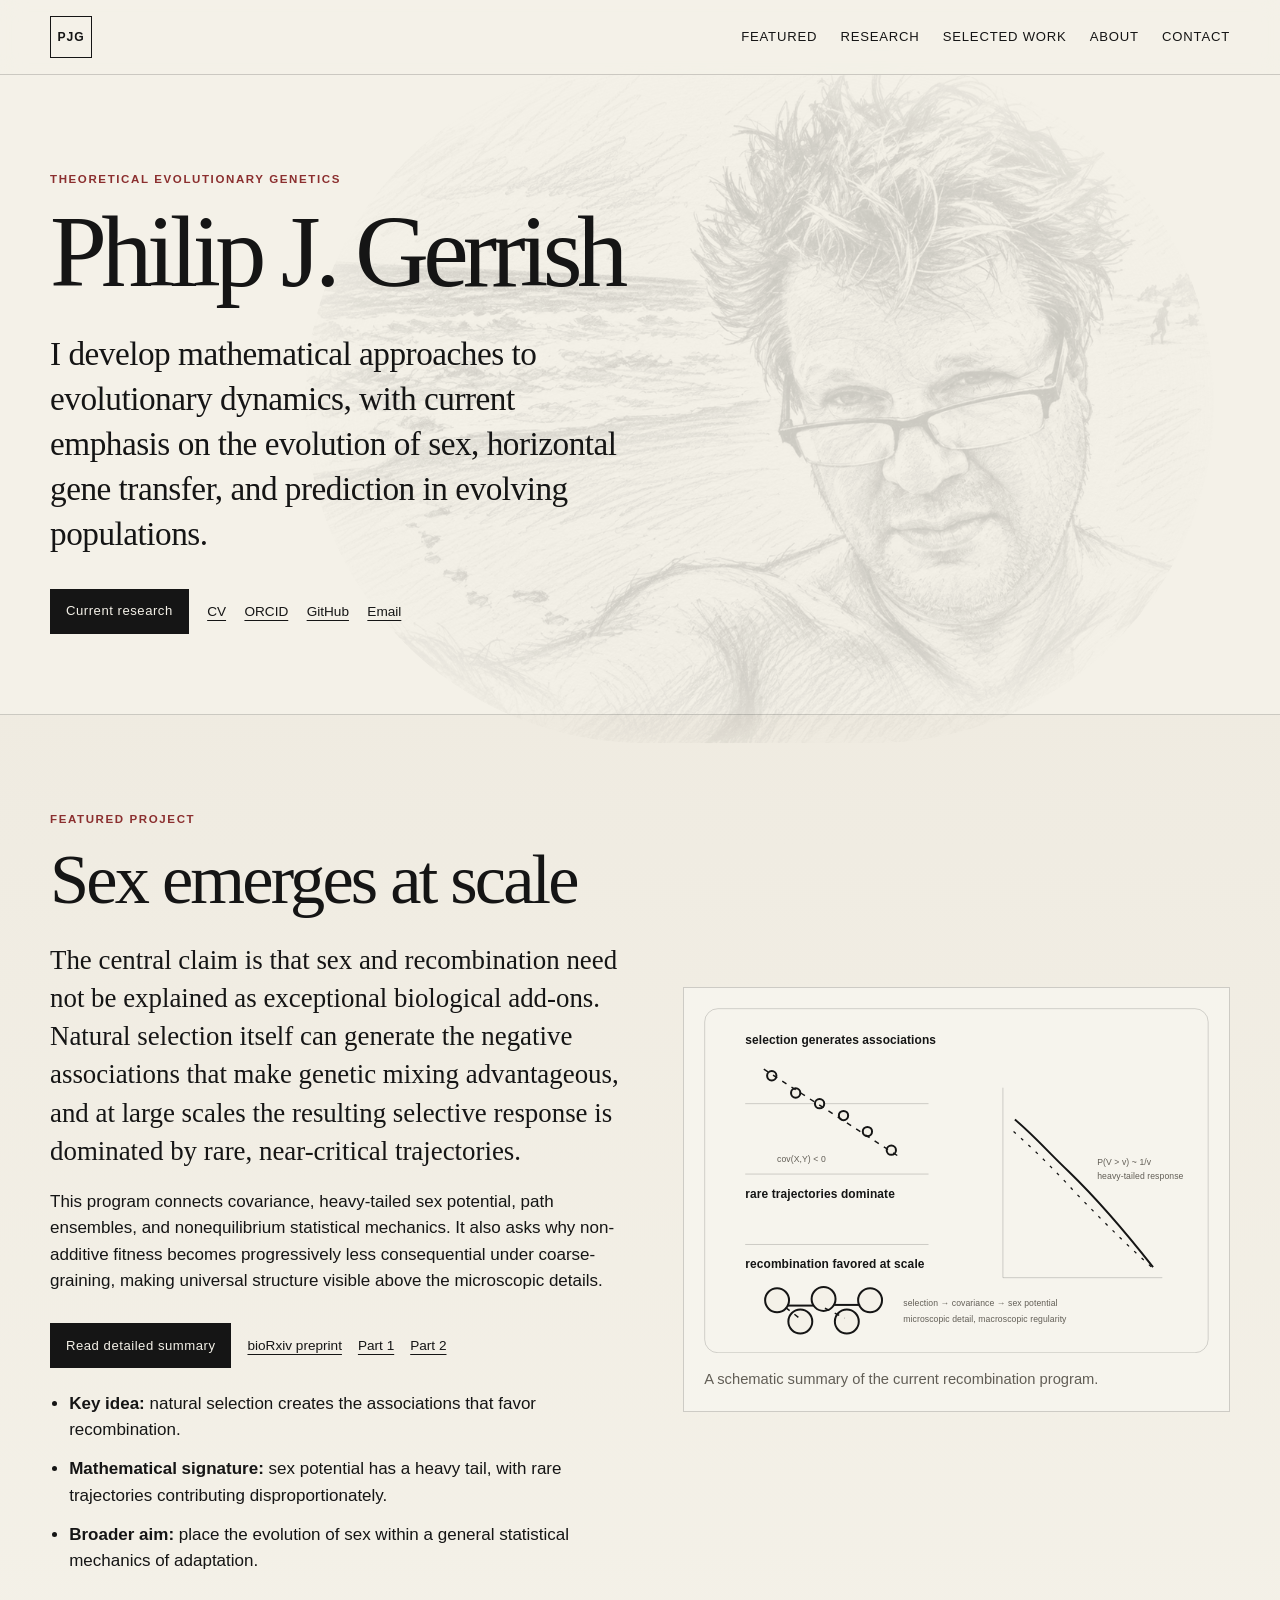
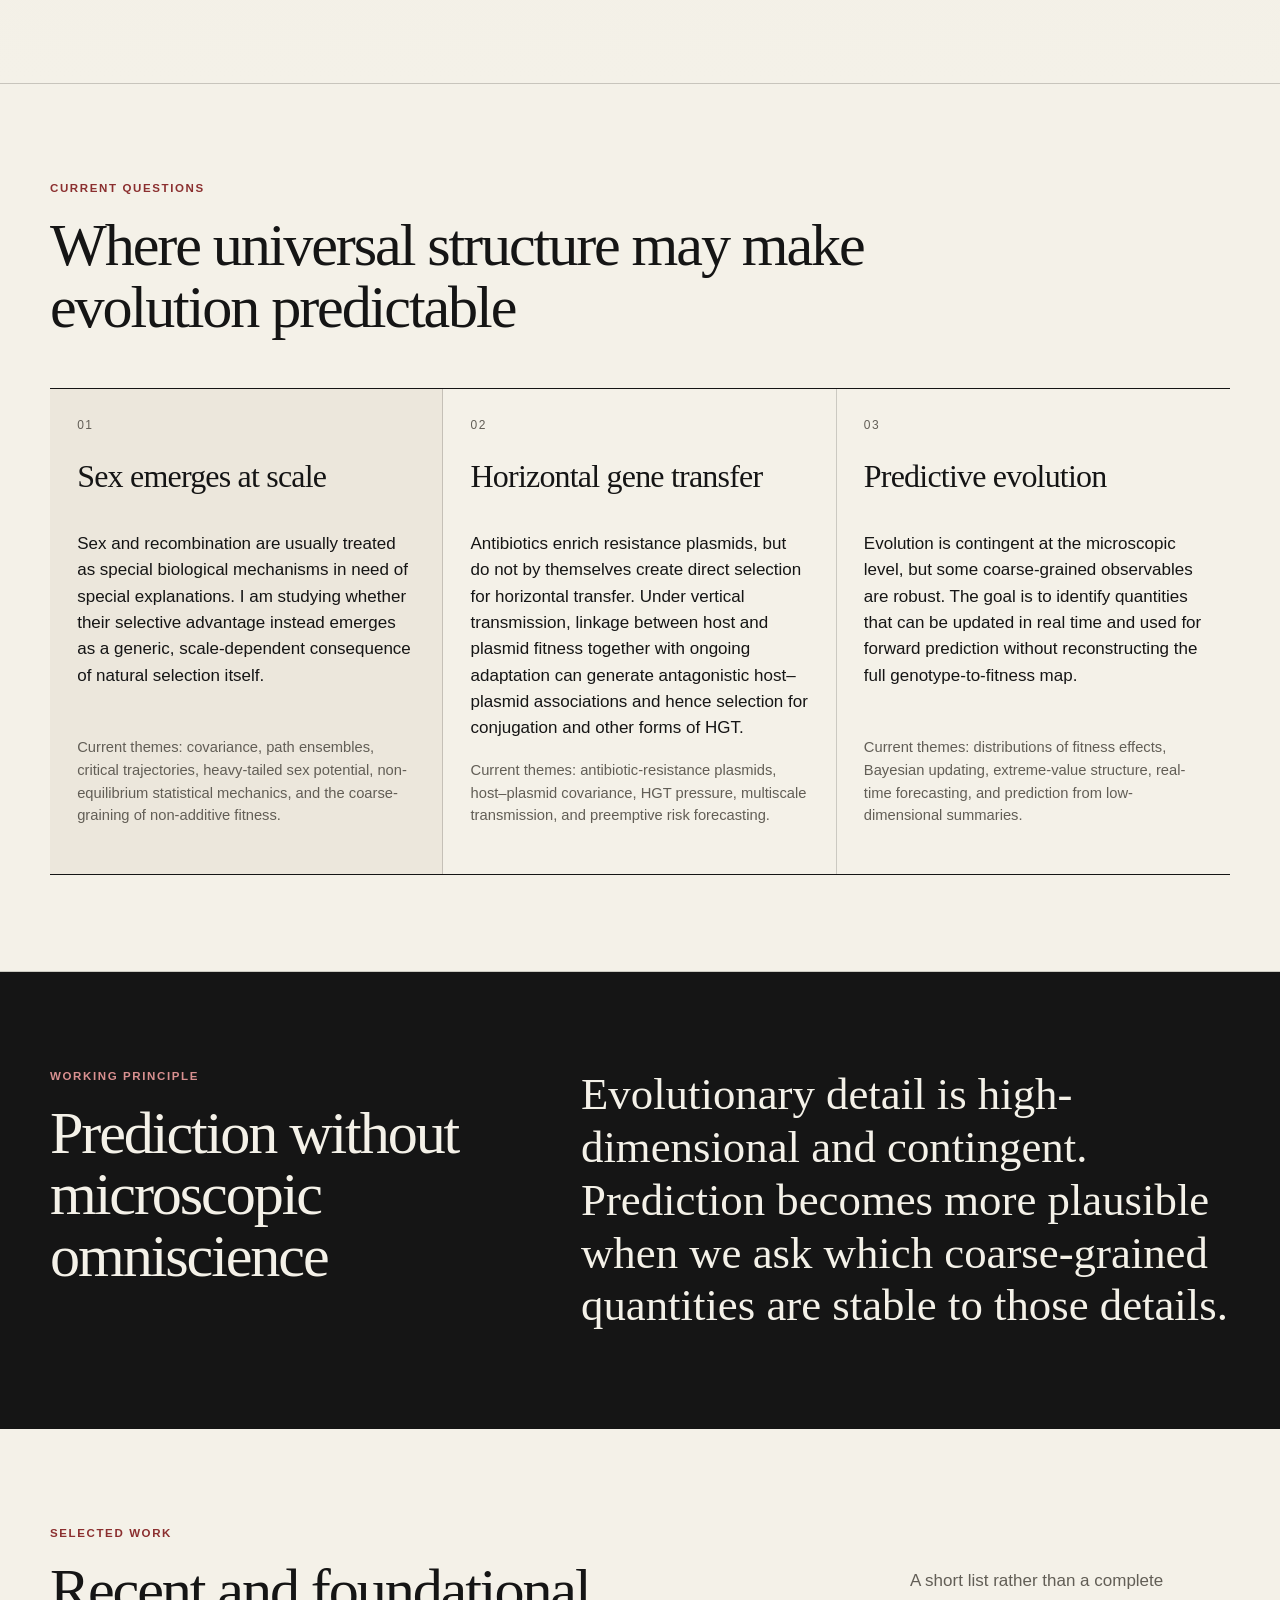
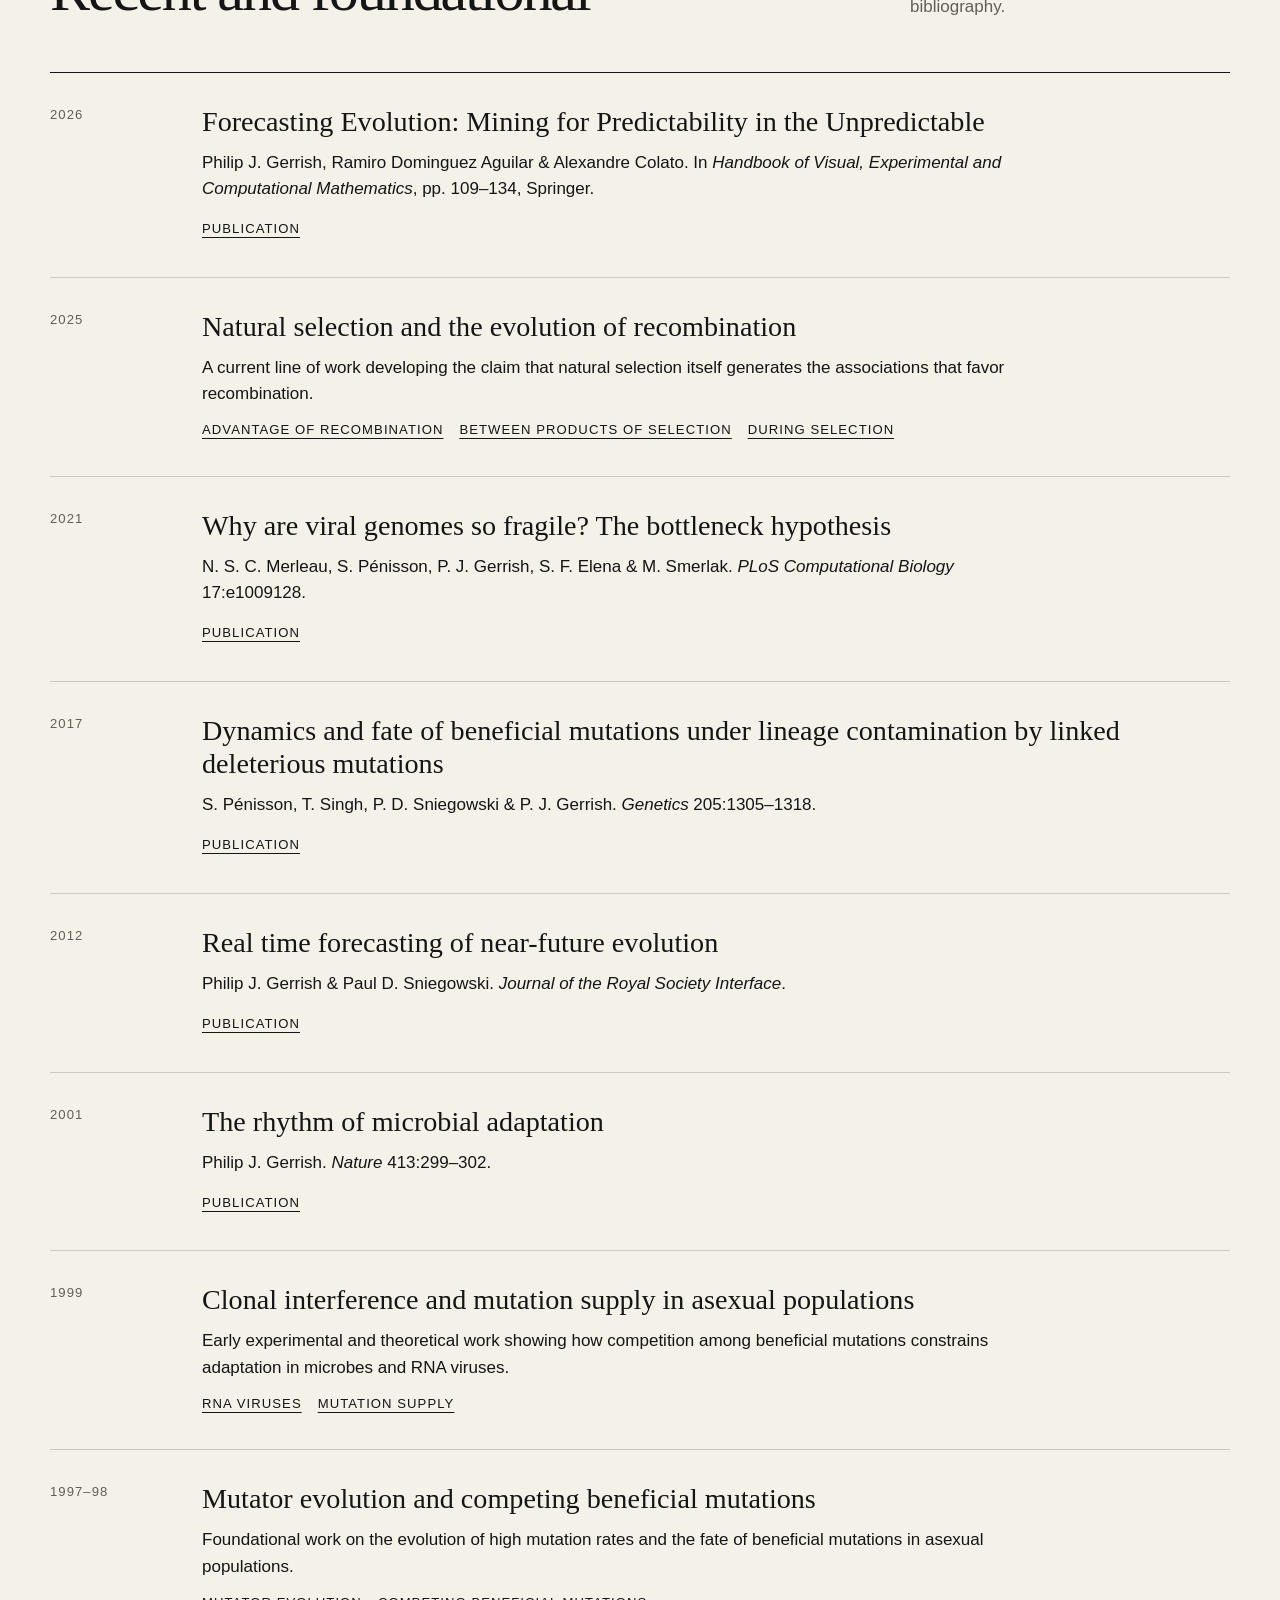
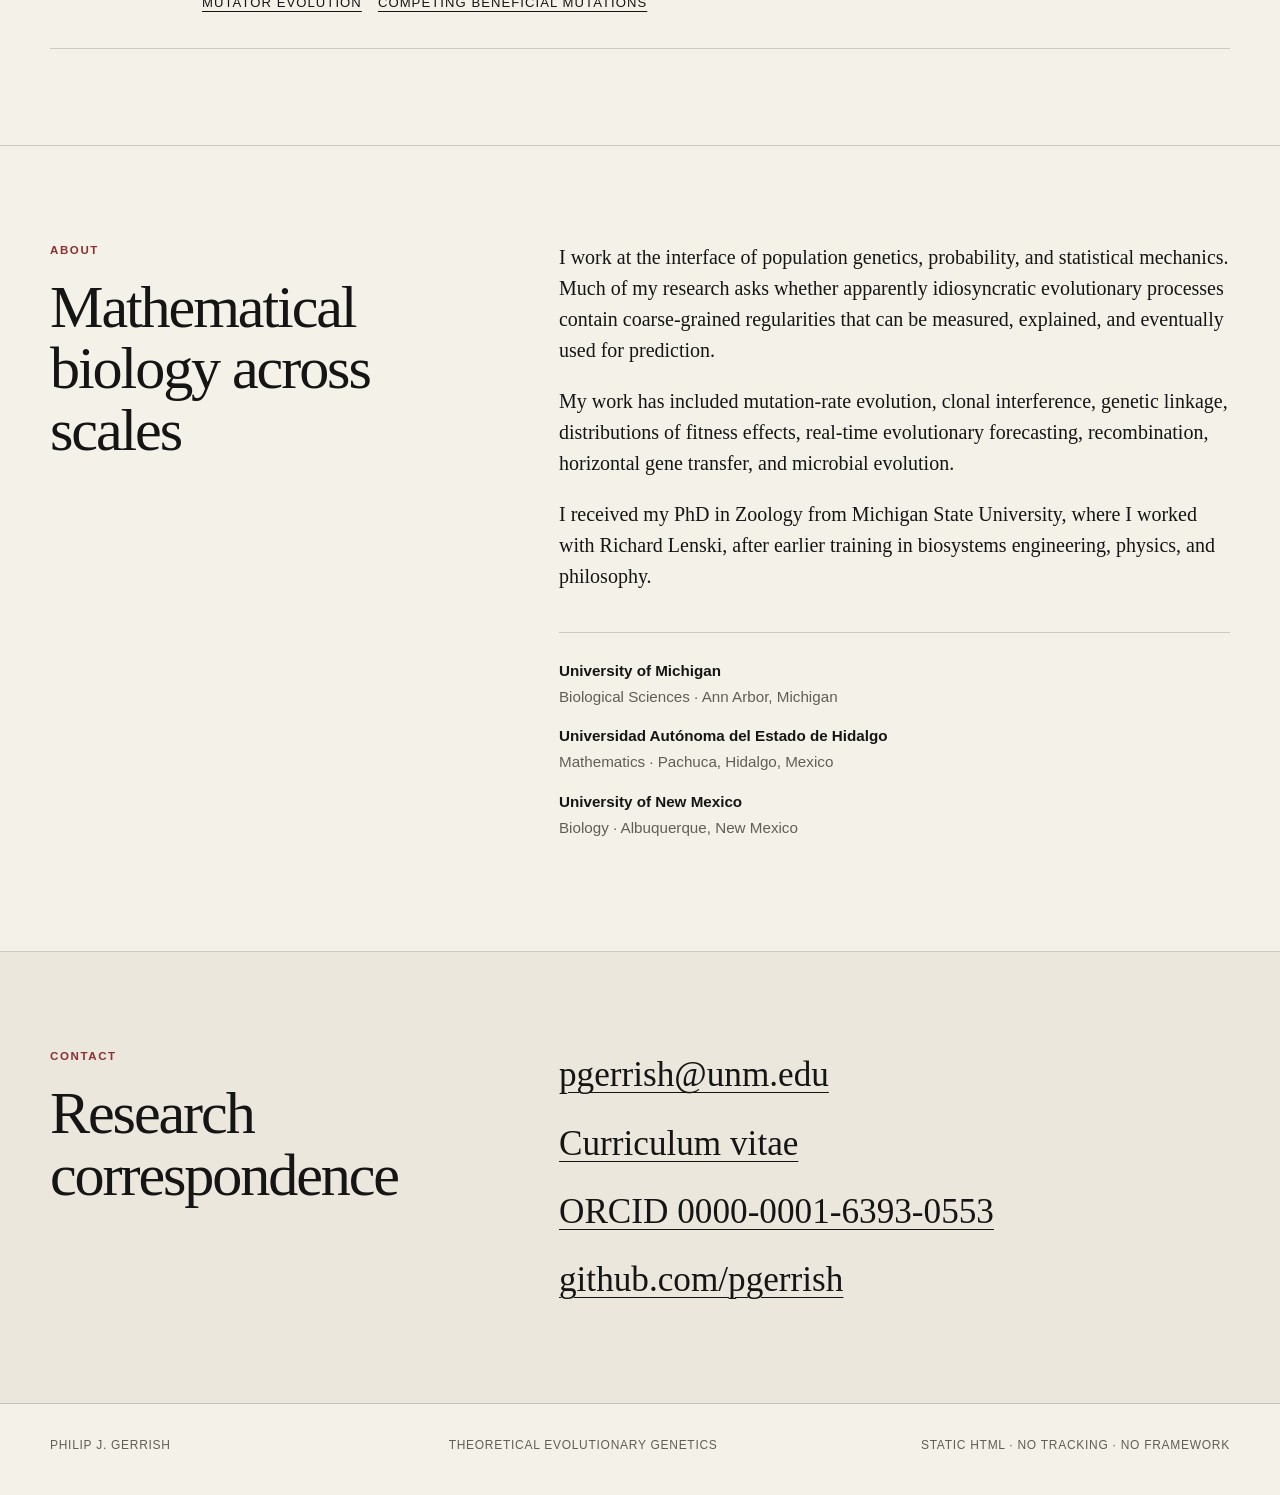
<file: index.html>
<!doctype html>
<html lang="en">
<head>
  <meta charset="utf-8">
  <meta name="viewport" content="width=device-width, initial-scale=1">
  <meta name="description" content="Philip J. Gerrish — theoretical evolutionary genetics, evolution of sex, horizontal gene transfer, and predictive evolution.">
  <meta name="author" content="Philip J. Gerrish">
  <title>Philip J. Gerrish — Theoretical Evolutionary Genetics</title>
  <link rel="icon" href="assets/favicon.svg" type="image/svg+xml">
  <link rel="stylesheet" href="style.css">
</head>
<body>
  <a class="skip-link" href="#main">Skip to content</a>

  <header class="site-header">
    <div class="wrap nav-wrap">
      <a class="wordmark" href="#top" aria-label="Philip J. Gerrish home">PJG</a>
      <nav aria-label="Primary navigation">
        <a href="#featured-project">Featured</a>
        <a href="#research">Research</a>
        <a href="#work">Selected work</a>
        <a href="#about">About</a>
        <a href="#contact">Contact</a>
      </nav>
    </div>
  </header>

  <main id="main">
    <section class="hero" id="top">
      <div class="wrap hero-grid">
        <div class="hero-copy">
          <p class="eyebrow">Theoretical evolutionary genetics</p>
          <h1>Philip J. Gerrish</h1>
          <p class="lede">I develop mathematical approaches to evolutionary dynamics, with current emphasis on the evolution of sex, horizontal gene transfer, and prediction in evolving populations.</p>
          <div class="hero-links" aria-label="Primary links">
            <a class="button" href="#research">Current research</a>
            <a class="text-link" href="cv.html">CV</a>
            <a class="text-link" href="https://orcid.org/0000-0001-6393-0553" rel="me">ORCID</a>
            <a class="text-link" href="https://github.com/pgerrish" rel="me">GitHub</a>
            <a class="text-link" href="mailto:pgerrish@unm.edu">Email</a>
          </div>
        </div>

        <div class="hero-sketch" aria-hidden="true"></div>

      </div>
    </section>



    <section class="section feature-section" id="featured-project">
      <div class="wrap feature-grid">
        <div class="feature-copy">
          <p class="eyebrow">Featured project</p>
          <h2>Sex emerges at scale</h2>
          <p class="feature-lede">The central claim is that sex and recombination need not be explained as exceptional biological add-ons. Natural selection itself can generate the negative associations that make genetic mixing advantageous, and at large scales the resulting selective response is dominated by rare, near-critical trajectories.</p>
          <p>This program connects covariance, heavy-tailed sex potential, path ensembles, and nonequilibrium statistical mechanics. It also asks why non-additive fitness becomes progressively less consequential under coarse-graining, making universal structure visible above the microscopic details.</p>
          <div class="feature-links">
            <a class="button" href="sex-emerges-at-scale.html">Read detailed summary</a>
            <a class="text-link" href="https://doi.org/10.1101/2020.08.28.271486">bioRxiv preprint</a>
            <a class="text-link" href="https://doi.org/10.1101/2021.06.07.447320">Part 1</a>
            <a class="text-link" href="https://doi.org/10.1101/2021.06.07.447324">Part 2</a>
          </div>
          <ul class="feature-points">
            <li><strong>Key idea:</strong> natural selection creates the associations that favor recombination.</li>
            <li><strong>Mathematical signature:</strong> sex potential has a heavy tail, with rare trajectories contributing disproportionately.</li>
            <li><strong>Broader aim:</strong> place the evolution of sex within a general statistical mechanics of adaptation.</li>
          </ul>
        </div>

        <figure class="feature-figure">
          <svg viewBox="0 0 760 520" role="img" aria-labelledby="sexScaleTitle sexScaleDesc">
            <title id="sexScaleTitle">Sex emerges at scale</title>
            <desc id="sexScaleDesc">A minimalist diagram showing selection generating negative covariance, rare trajectories creating a heavy tail, and recombination becoming favored at scale.</desc>
            <rect x="1" y="1" width="758" height="518" rx="20" ry="20" class="frame"/>
            <g class="feature-axis">
              <line x1="62" y1="144" x2="338" y2="144"/>
              <line x1="62" y1="250" x2="338" y2="250"/>
              <line x1="62" y1="356" x2="338" y2="356"/>
              <line x1="450" y1="120" x2="450" y2="406"/>
              <line x1="450" y1="406" x2="690" y2="406"/>
            </g>
            <g class="feature-panel">
              <text x="62" y="54">selection generates associations</text>
              <circle cx="102" cy="102" r="7"/>
              <circle cx="138" cy="128" r="7"/>
              <circle cx="174" cy="144" r="7"/>
              <circle cx="210" cy="162" r="7"/>
              <circle cx="246" cy="186" r="7"/>
              <circle cx="282" cy="214" r="7"/>
              <path d="M90 92 L294 224" class="dash"/>
              <text x="110" y="232" class="small">cov(X,Y) &lt; 0</text>
            </g>
            <g class="feature-panel">
              <text x="62" y="286">rare trajectories dominate</text>
              <path d="M468 168 C497 192, 522 221, 549 246 C579 275, 617 315, 676 390"/>
              <path d="M466 186 C499 215, 530 246, 560 279 C596 316, 628 349, 676 392" class="light"/>
              <text x="592" y="236" class="small">P(V &gt; v) ~ 1/v</text>
              <text x="592" y="257" class="small">heavy-tailed response</text>
            </g>
            <g class="feature-panel">
              <text x="62" y="392">recombination favored at scale</text>
              <circle cx="110" cy="440" r="18"/>
              <circle cx="180" cy="438" r="18"/>
              <circle cx="250" cy="440" r="18"/>
              <circle cx="145" cy="472" r="18"/>
              <circle cx="215" cy="472" r="18"/>
              <line x1="125" y1="448" x2="165" y2="448"/>
              <line x1="196" y1="447" x2="235" y2="447"/>
              <line x1="123" y1="451" x2="145" y2="468" class="dash"/>
              <line x1="182" y1="452" x2="212" y2="467" class="dash"/>
              <text x="300" y="448" class="small">selection → covariance → sex potential</text>
              <text x="300" y="472" class="small">microscopic detail, macroscopic regularity</text>
            </g>
          </svg>
          <figcaption>A schematic summary of the current recombination program.</figcaption>
        </figure>
      </div>
    </section>

    <section class="section research-section" id="research">
      <div class="wrap">
        <div class="section-heading">
          <p class="eyebrow">Current questions</p>
          <h2>Where universal structure may make evolution predictable</h2>
        </div>

        <div class="research-grid">
          <article class="research-card featured">
            <span class="card-index">01</span>
            <h3>Sex emerges at scale</h3>
            <p>Sex and recombination are usually treated as special biological mechanisms in need of special explanations. I am studying whether their selective advantage instead emerges as a generic, scale-dependent consequence of natural selection itself.</p>
            <p class="card-note">Current themes: covariance, path ensembles, critical trajectories, heavy-tailed sex potential, non-equilibrium statistical mechanics, and the coarse-graining of non-additive fitness.</p>
          </article>

          <article class="research-card">
            <span class="card-index">02</span>
            <h3>Horizontal gene transfer</h3>
            <p>Antibiotics enrich resistance plasmids, but do not by themselves create direct selection for horizontal transfer. Under vertical transmission, linkage between host and plasmid fitness together with ongoing adaptation can generate antagonistic host–plasmid associations and hence selection for conjugation and other forms of HGT.</p>
            <p class="card-note">Current themes: antibiotic-resistance plasmids, host–plasmid covariance, HGT pressure, multiscale transmission, and preemptive risk forecasting.</p>
          </article>

          <article class="research-card">
            <span class="card-index">03</span>
            <h3>Predictive evolution</h3>
            <p>Evolution is contingent at the microscopic level, but some coarse-grained observables are robust. The goal is to identify quantities that can be updated in real time and used for forward prediction without reconstructing the full genotype-to-fitness map.</p>
            <p class="card-note">Current themes: distributions of fitness effects, Bayesian updating, extreme-value structure, real-time forecasting, and prediction from low-dimensional summaries.</p>
          </article>
        </div>
      </div>
    </section>

    <section class="section principle-section">
      <div class="wrap principle-grid">
        <div>
          <p class="eyebrow">Working principle</p>
          <h2>Prediction without microscopic omniscience</h2>
        </div>
        <blockquote>
          Evolutionary detail is high-dimensional and contingent. Prediction becomes more plausible when we ask which coarse-grained quantities are stable to those details.
        </blockquote>
      </div>
    </section>

    <section class="section work-section" id="work">
      <div class="wrap">
        <div class="section-heading split-heading">
          <div>
            <p class="eyebrow">Selected work</p>
            <h2>Recent and foundational</h2>
          </div>
          <p class="heading-note">A short list rather than a complete bibliography.</p>
        </div>

        <div class="pub-list">
          <article class="pub-item">
            <div class="pub-year">2026</div>
            <div>
              <h3>Forecasting Evolution: Mining for Predictability in the Unpredictable</h3>
              <p>Philip J. Gerrish, Ramiro Dominguez Aguilar &amp; Alexandre Colato. In <em>Handbook of Visual, Experimental and Computational Mathematics</em>, pp. 109–134, Springer.</p>
              <a href="https://doi.org/10.1007/978-3-032-16368-4_12">publication</a>
            </div>
          </article>

          <article class="pub-item">
            <div class="pub-year">2025</div>
            <div>
              <h3>Natural selection and the evolution of recombination</h3>
              <p>A current line of work developing the claim that natural selection itself generates the associations that favor recombination.</p>
              <div class="inline-links">
                <a href="https://doi.org/10.1101/2020.08.28.271486">advantage of recombination</a>
                <a href="https://doi.org/10.1101/2021.06.07.447320">between products of selection</a>
                <a href="https://doi.org/10.1101/2021.06.07.447324">during selection</a>
              </div>
            </div>
          </article>

          <article class="pub-item">
            <div class="pub-year">2021</div>
            <div>
              <h3>Why are viral genomes so fragile? The bottleneck hypothesis</h3>
              <p>N. S. C. Merleau, S. Pénisson, P. J. Gerrish, S. F. Elena &amp; M. Smerlak. <em>PLoS Computational Biology</em> 17:e1009128.</p>
              <a href="https://doi.org/10.1371/journal.pcbi.1009128">publication</a>
            </div>
          </article>

          <article class="pub-item">
            <div class="pub-year">2017</div>
            <div>
              <h3>Dynamics and fate of beneficial mutations under lineage contamination by linked deleterious mutations</h3>
              <p>S. Pénisson, T. Singh, P. D. Sniegowski &amp; P. J. Gerrish. <em>Genetics</em> 205:1305–1318.</p>
              <a href="https://academic.oup.com/genetics/article/205/3/1305/6066406">publication</a>
            </div>
          </article>

          <article class="pub-item">
            <div class="pub-year">2012</div>
            <div>
              <h3>Real time forecasting of near-future evolution</h3>
              <p>Philip J. Gerrish &amp; Paul D. Sniegowski. <em>Journal of the Royal Society Interface</em>.</p>
              <a href="https://doi.org/10.1098/rsif.2012.0119">publication</a>
            </div>
          </article>

          <article class="pub-item">
            <div class="pub-year">2001</div>
            <div>
              <h3>The rhythm of microbial adaptation</h3>
              <p>Philip J. Gerrish. <em>Nature</em> 413:299–302.</p>
              <a href="https://doi.org/10.1038/35095102">publication</a>
            </div>
          </article>

          <article class="pub-item">
            <div class="pub-year">1999</div>
            <div>
              <h3>Clonal interference and mutation supply in asexual populations</h3>
              <p>Early experimental and theoretical work showing how competition among beneficial mutations constrains adaptation in microbes and RNA viruses.</p>
              <div class="inline-links">
                <a href="https://doi.org/10.1126/science.285.5434.1745">RNA viruses</a>
                <a href="https://doi.org/10.1126/science.283.5400.404">mutation supply</a>
              </div>
            </div>
          </article>

          <article class="pub-item">
            <div class="pub-year">1997–98</div>
            <div>
              <h3>Mutator evolution and competing beneficial mutations</h3>
              <p>Foundational work on the evolution of high mutation rates and the fate of beneficial mutations in asexual populations.</p>
              <div class="inline-links">
                <a href="https://doi.org/10.1038/42701">mutator evolution</a>
                <a href="https://doi.org/10.1023/A:1017031208461">competing beneficial mutations</a>
              </div>
            </div>
          </article>
        </div>
      </div>
    </section>

    <section class="section about-section" id="about">
      <div class="wrap about-grid">
        <div>
          <p class="eyebrow">About</p>
          <h2>Mathematical biology across scales</h2>
        </div>
        <div class="about-copy">
          <p>I work at the interface of population genetics, probability, and statistical mechanics. Much of my research asks whether apparently idiosyncratic evolutionary processes contain coarse-grained regularities that can be measured, explained, and eventually used for prediction.</p>
          <p>My work has included mutation-rate evolution, clonal interference, genetic linkage, distributions of fitness effects, real-time evolutionary forecasting, recombination, horizontal gene transfer, and microbial evolution.</p>
          <p>I received my PhD in Zoology from Michigan State University, where I worked with Richard Lenski, after earlier training in biosystems engineering, physics, and philosophy.</p>
          <dl class="affiliations">
            <div>
              <dt>University of Michigan</dt>
              <dd>Biological Sciences · Ann Arbor, Michigan</dd>
            </div>
            <div>
              <dt>Universidad Autónoma del Estado de Hidalgo</dt>
              <dd>Mathematics · Pachuca, Hidalgo, Mexico</dd>
            </div>
            <div>
              <dt>University of New Mexico</dt>
              <dd>Biology · Albuquerque, New Mexico</dd>
            </div>
          </dl>
        </div>
      </div>
    </section>

    <section class="section contact-section" id="contact">
      <div class="wrap contact-grid">
        <div>
          <p class="eyebrow">Contact</p>
          <h2>Research correspondence</h2>
        </div>
        <div class="contact-links">
          <a href="mailto:pgerrish@unm.edu">pgerrish@unm.edu</a>
          <a href="cv.html">Curriculum vitae</a>
          <a href="https://orcid.org/0000-0001-6393-0553">ORCID 0000-0001-6393-0553</a>
          <a href="https://github.com/pgerrish">github.com/pgerrish</a>
        </div>
      </div>
    </section>
  </main>

  <footer class="site-footer">
    <div class="wrap footer-grid">
      <p>Philip J. Gerrish</p>
      <p>Theoretical evolutionary genetics</p>
      <p class="footer-meta">Static HTML · no tracking · no framework</p>
    </div>
  </footer>
</body>
</html>
</file>
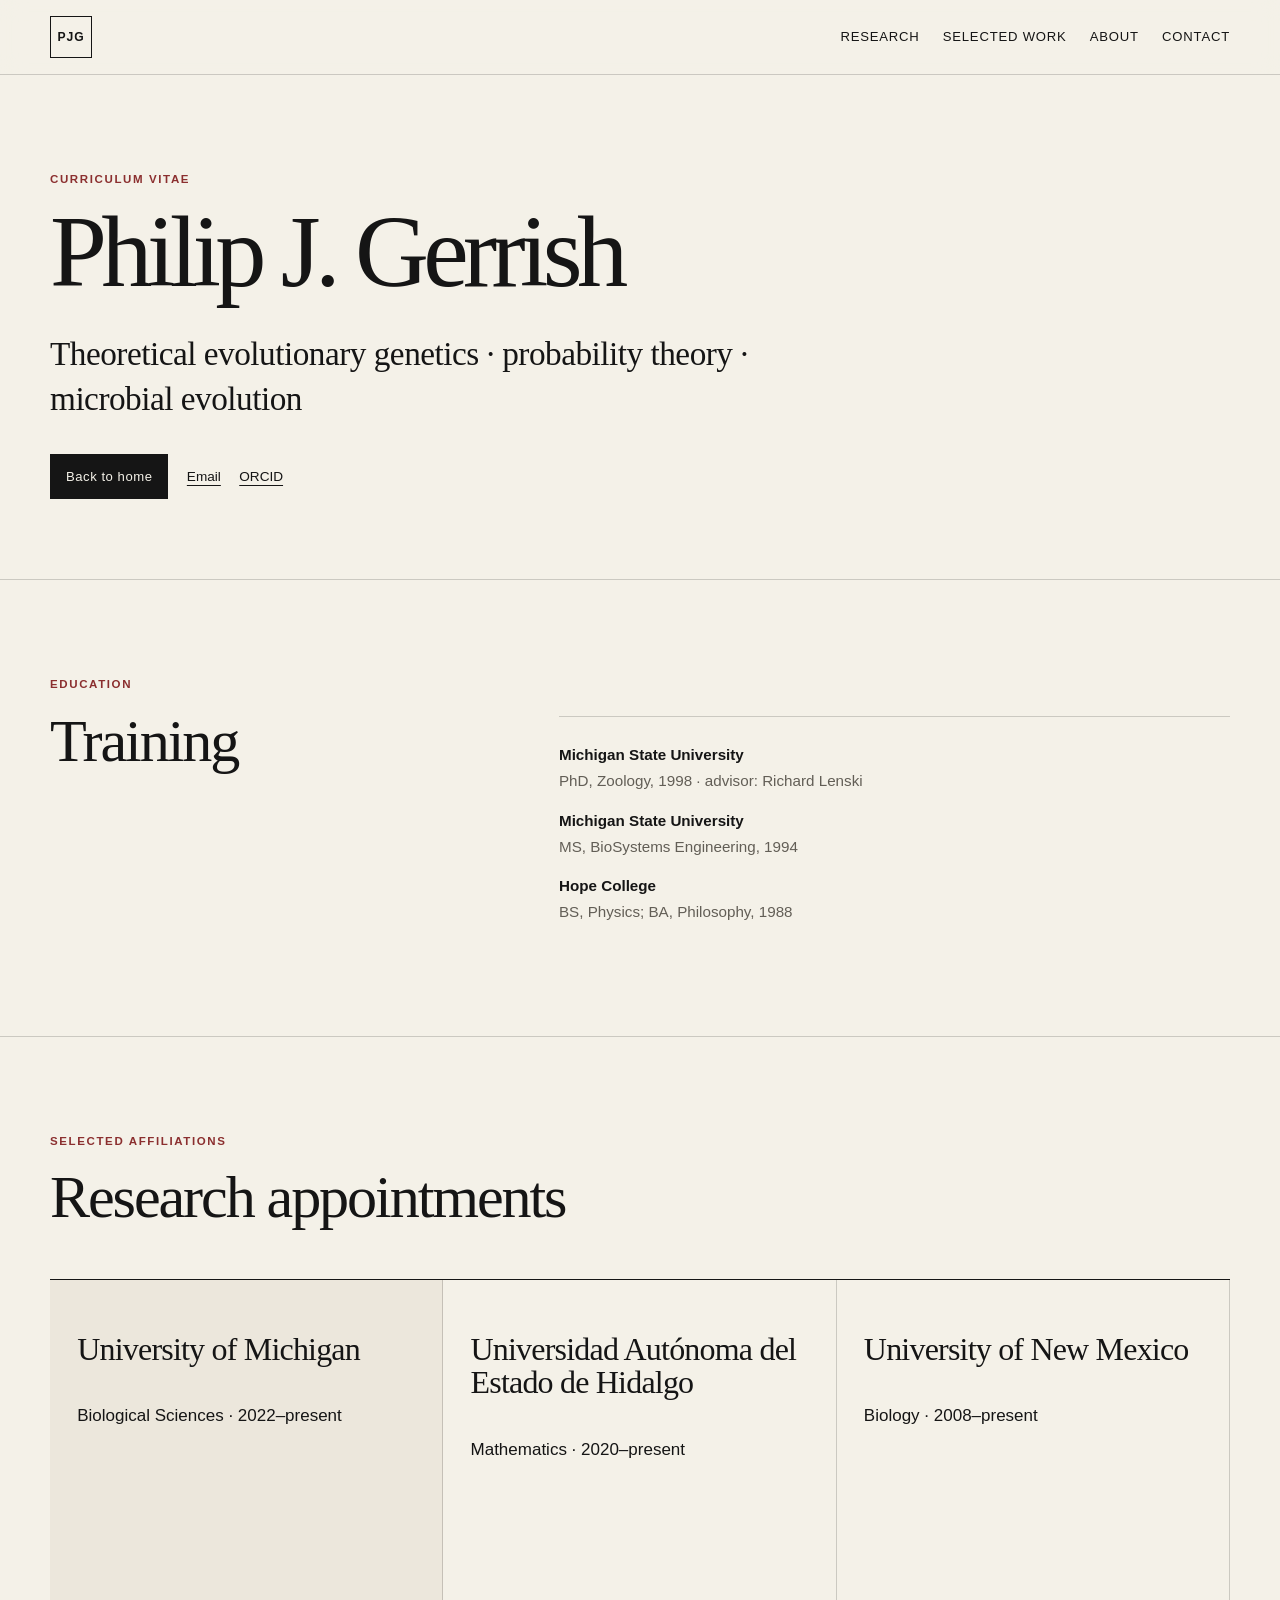
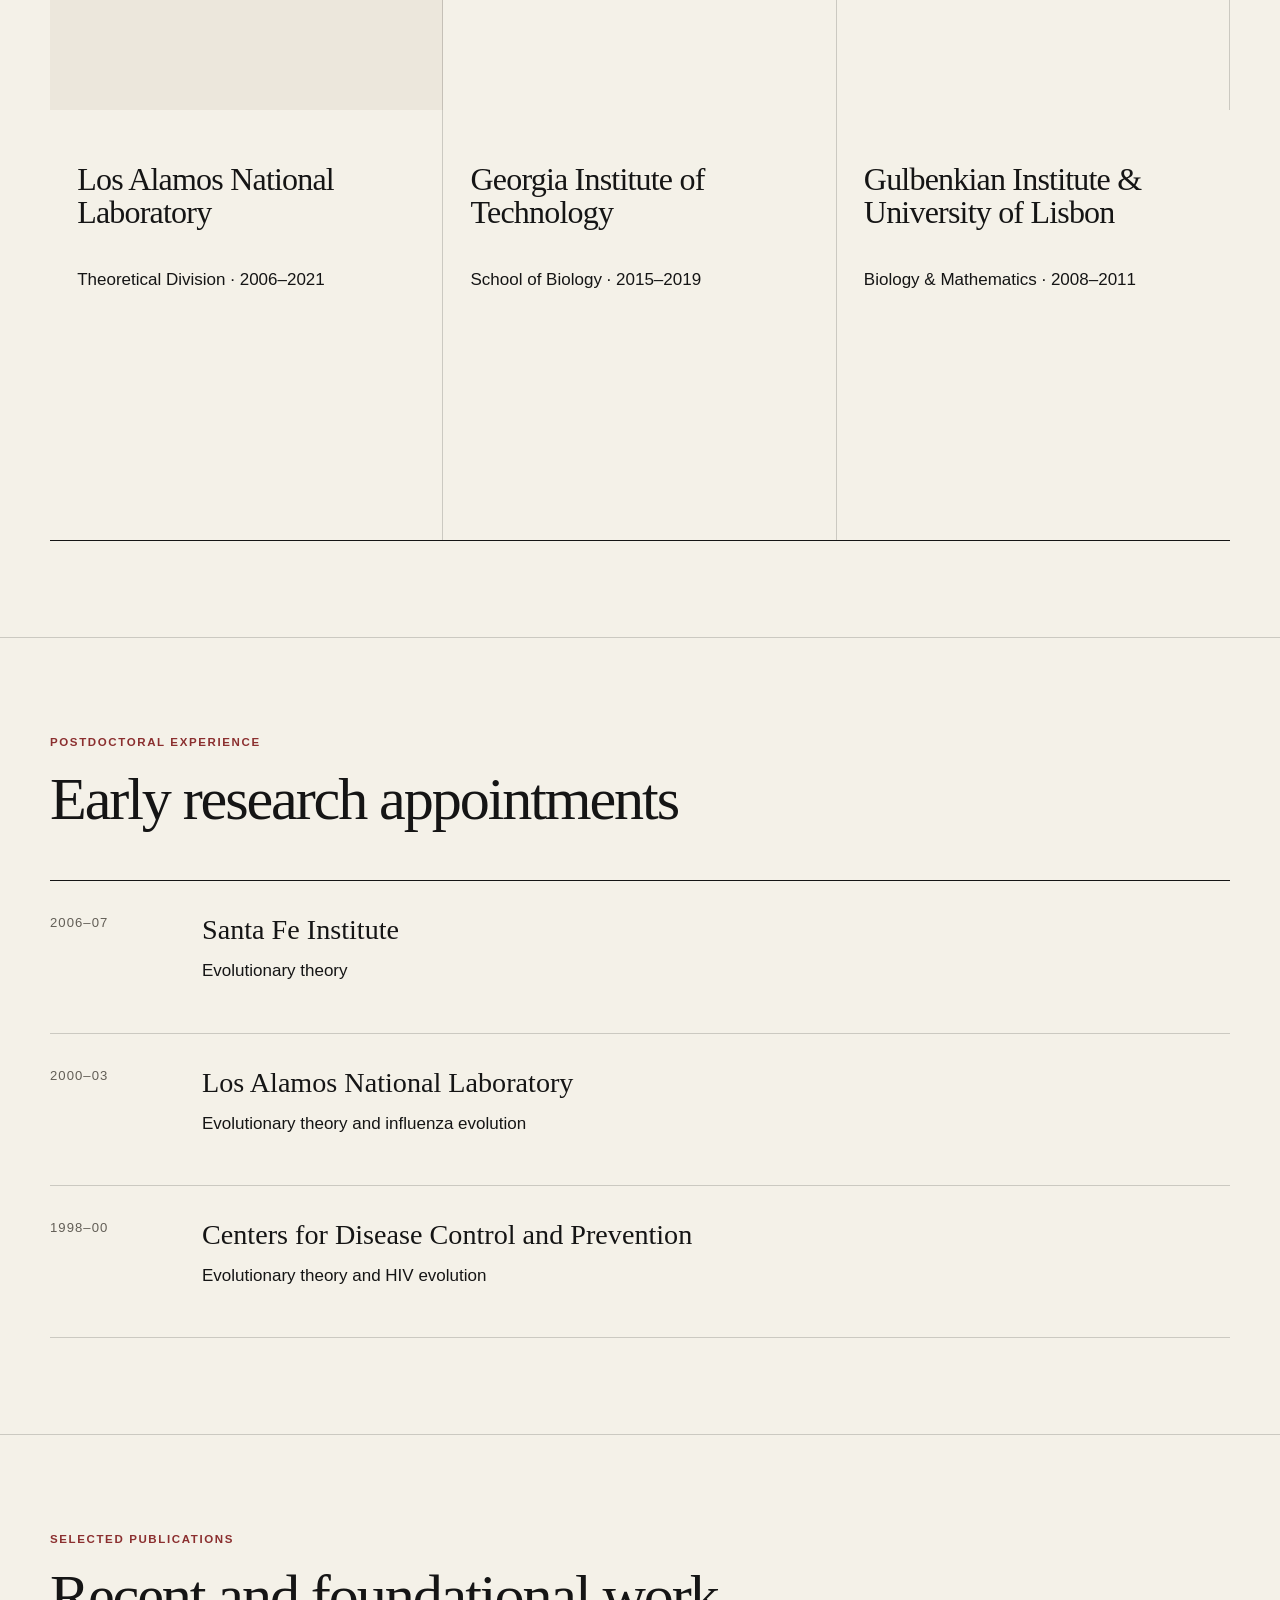
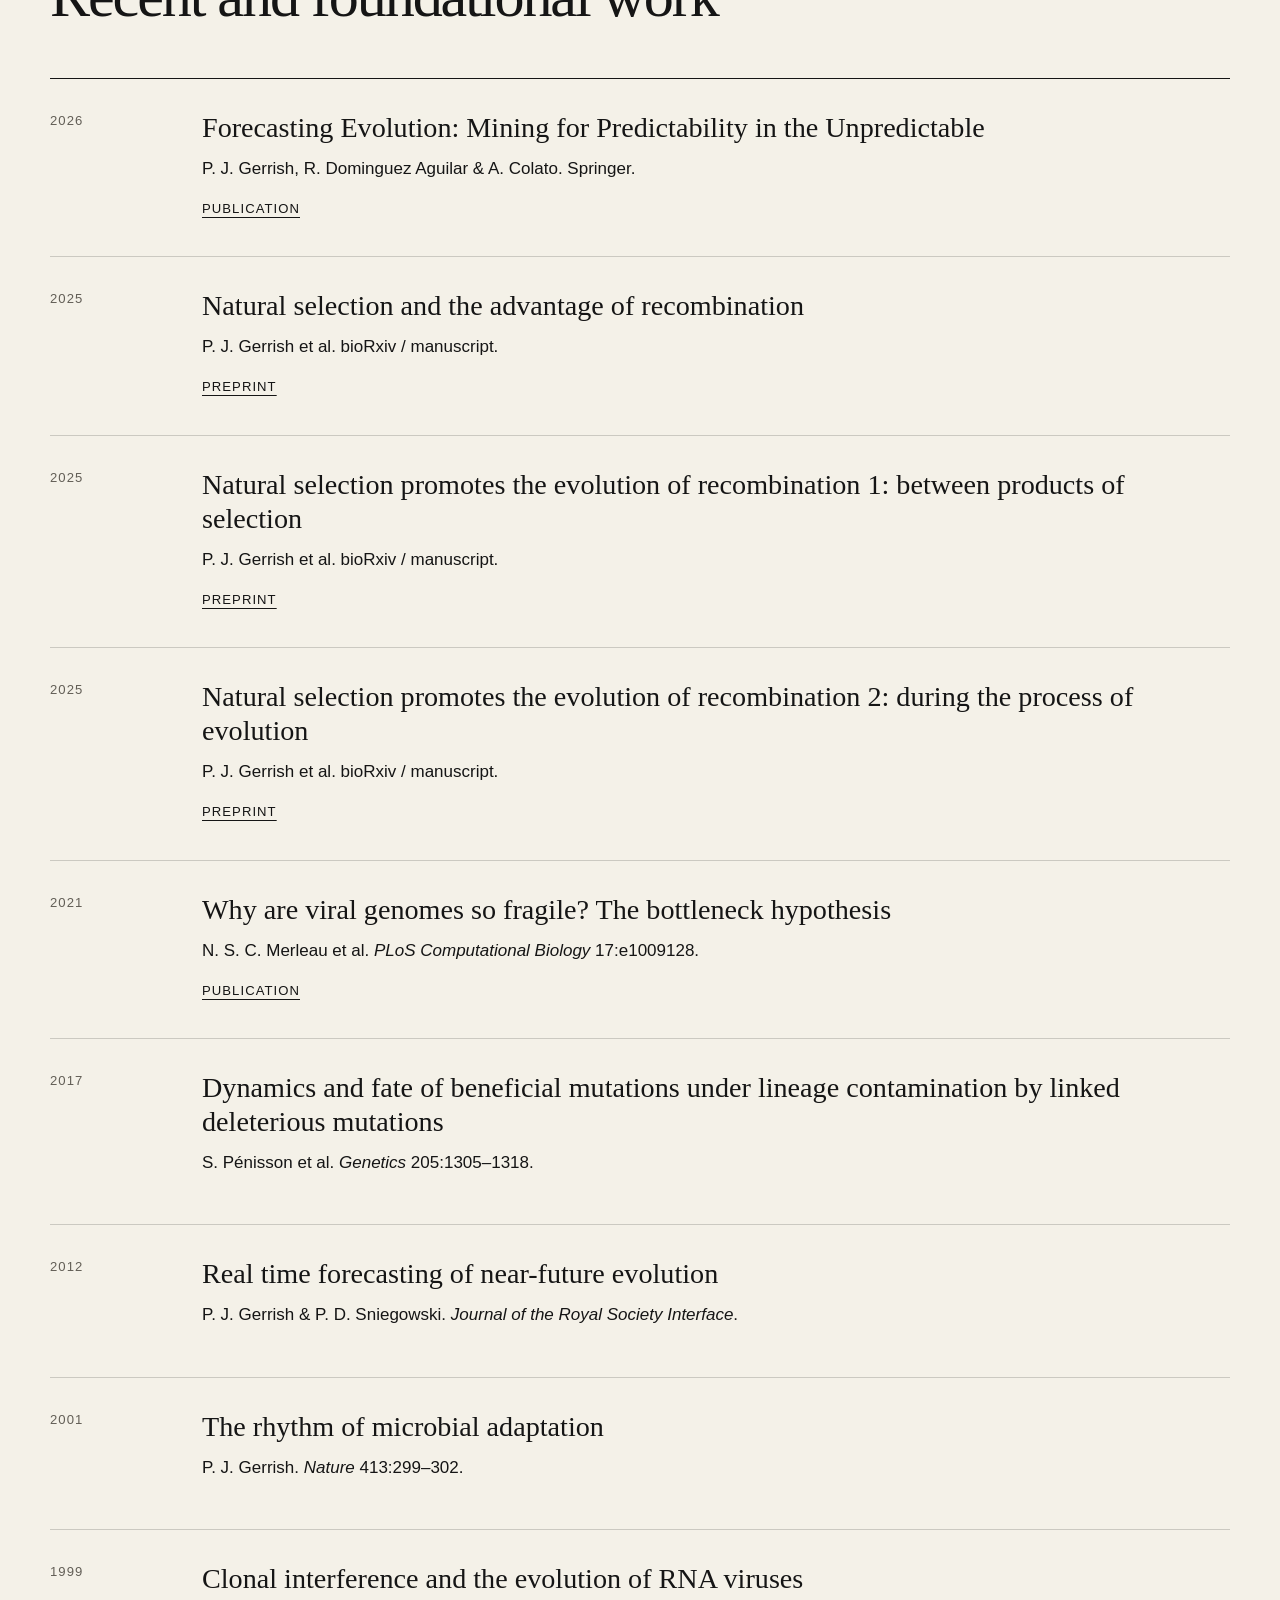
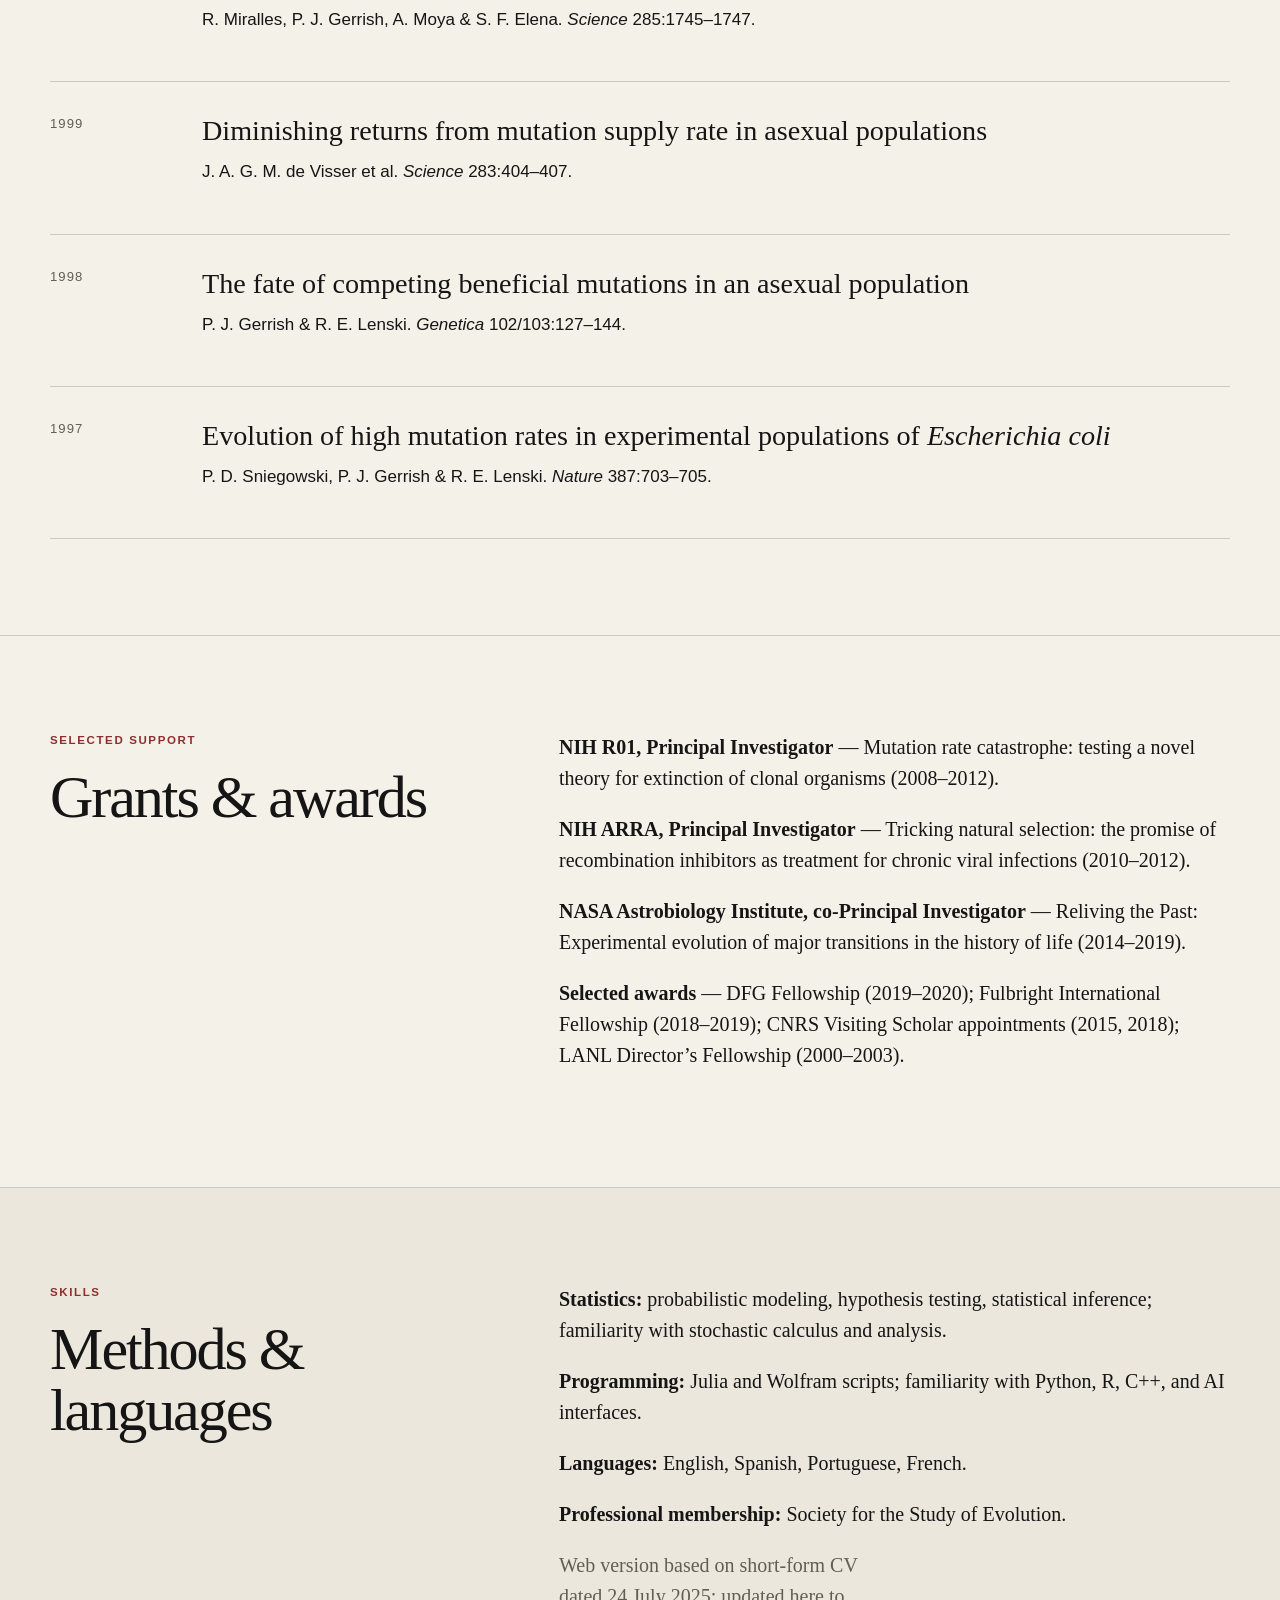
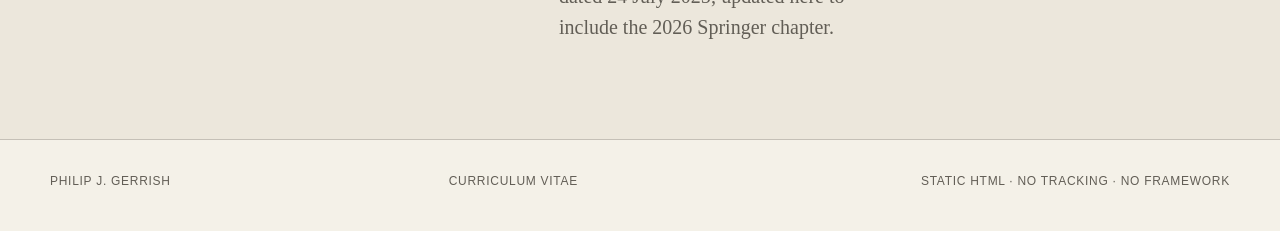
<file: cv.html>
<!doctype html>
<html lang="en">
<head>
  <meta charset="utf-8">
  <meta name="viewport" content="width=device-width, initial-scale=1">
  <meta name="description" content="Curriculum vitae — Philip J. Gerrish, theoretical evolutionary genetics.">
  <title>Philip J. Gerrish — Curriculum Vitae</title>
  <link rel="icon" href="assets/favicon.svg" type="image/svg+xml">
  <link rel="stylesheet" href="style.css">
</head>
<body>
  <a class="skip-link" href="#main">Skip to content</a>
  <header class="site-header">
    <div class="wrap nav-wrap">
      <a class="wordmark" href="index.html" aria-label="Philip J. Gerrish home">PJG</a>
      <nav aria-label="Primary navigation">
        <a href="index.html#research">Research</a>
        <a href="index.html#work">Selected work</a>
        <a href="index.html#about">About</a>
        <a href="index.html#contact">Contact</a>
      </nav>
    </div>
  </header>

  <main id="main">
    <section class="hero">
      <div class="wrap">
        <div class="hero-copy">
          <p class="eyebrow">Curriculum vitae</p>
          <h1>Philip J. Gerrish</h1>
          <p class="lede">Theoretical evolutionary genetics · probability theory · microbial evolution</p>
          <div class="hero-links">
            <a class="button" href="index.html">Back to home</a>
            <a class="text-link" href="mailto:pgerrish@unm.edu">Email</a>
            <a class="text-link" href="https://orcid.org/0000-0001-6393-0553">ORCID</a>
          </div>
        </div>
      </div>
    </section>

    <section class="section about-section">
      <div class="wrap about-grid">
        <div><p class="eyebrow">Education</p><h2>Training</h2></div>
        <div class="about-copy">
          <dl class="affiliations">
            <div><dt>Michigan State University</dt><dd>PhD, Zoology, 1998 · advisor: Richard Lenski</dd></div>
            <div><dt>Michigan State University</dt><dd>MS, BioSystems Engineering, 1994</dd></div>
            <div><dt>Hope College</dt><dd>BS, Physics; BA, Philosophy, 1988</dd></div>
          </dl>
        </div>
      </div>
    </section>

    <section class="section research-section">
      <div class="wrap">
        <div class="section-heading"><p class="eyebrow">Selected affiliations</p><h2>Research appointments</h2></div>
        <div class="research-grid">
          <article class="research-card featured"><h3>University of Michigan</h3><p>Biological Sciences · 2022–present</p></article>
          <article class="research-card"><h3>Universidad Autónoma del Estado de Hidalgo</h3><p>Mathematics · 2020–present</p></article>
          <article class="research-card"><h3>University of New Mexico</h3><p>Biology · 2008–present</p></article>
          <article class="research-card"><h3>Los Alamos National Laboratory</h3><p>Theoretical Division · 2006–2021</p></article>
          <article class="research-card"><h3>Georgia Institute of Technology</h3><p>School of Biology · 2015–2019</p></article>
          <article class="research-card"><h3>Gulbenkian Institute &amp; University of Lisbon</h3><p>Biology &amp; Mathematics · 2008–2011</p></article>
        </div>
      </div>
    </section>

    <section class="section work-section">
      <div class="wrap">
        <div class="section-heading"><p class="eyebrow">Postdoctoral experience</p><h2>Early research appointments</h2></div>
        <div class="pub-list">
          <article class="pub-item"><div class="pub-year">2006–07</div><div><h3>Santa Fe Institute</h3><p>Evolutionary theory</p></div></article>
          <article class="pub-item"><div class="pub-year">2000–03</div><div><h3>Los Alamos National Laboratory</h3><p>Evolutionary theory and influenza evolution</p></div></article>
          <article class="pub-item"><div class="pub-year">1998–00</div><div><h3>Centers for Disease Control and Prevention</h3><p>Evolutionary theory and HIV evolution</p></div></article>
        </div>
      </div>
    </section>

    <section class="section work-section">
      <div class="wrap">
        <div class="section-heading"><p class="eyebrow">Selected publications</p><h2>Recent and foundational work</h2></div>
        <div class="pub-list">
          <article class="pub-item"><div class="pub-year">2026</div><div><h3>Forecasting Evolution: Mining for Predictability in the Unpredictable</h3><p>P. J. Gerrish, R. Dominguez Aguilar &amp; A. Colato. Springer.</p><a href="https://doi.org/10.1007/978-3-032-16368-4_12">publication</a></div></article>
          <article class="pub-item"><div class="pub-year">2025</div><div><h3>Natural selection and the advantage of recombination</h3><p>P. J. Gerrish et al. bioRxiv / manuscript.</p><a href="https://doi.org/10.1101/2020.08.28.271486">preprint</a></div></article>
          <article class="pub-item"><div class="pub-year">2025</div><div><h3>Natural selection promotes the evolution of recombination 1: between products of selection</h3><p>P. J. Gerrish et al. bioRxiv / manuscript.</p><a href="https://doi.org/10.1101/2021.06.07.447320">preprint</a></div></article>
          <article class="pub-item"><div class="pub-year">2025</div><div><h3>Natural selection promotes the evolution of recombination 2: during the process of evolution</h3><p>P. J. Gerrish et al. bioRxiv / manuscript.</p><a href="https://doi.org/10.1101/2021.06.07.447324">preprint</a></div></article>
          <article class="pub-item"><div class="pub-year">2021</div><div><h3>Why are viral genomes so fragile? The bottleneck hypothesis</h3><p>N. S. C. Merleau et al. <em>PLoS Computational Biology</em> 17:e1009128.</p><a href="https://doi.org/10.1371/journal.pcbi.1009128">publication</a></div></article>
          <article class="pub-item"><div class="pub-year">2017</div><div><h3>Dynamics and fate of beneficial mutations under lineage contamination by linked deleterious mutations</h3><p>S. Pénisson et al. <em>Genetics</em> 205:1305–1318.</p></div></article>
          <article class="pub-item"><div class="pub-year">2012</div><div><h3>Real time forecasting of near-future evolution</h3><p>P. J. Gerrish &amp; P. D. Sniegowski. <em>Journal of the Royal Society Interface</em>.</p></div></article>
          <article class="pub-item"><div class="pub-year">2001</div><div><h3>The rhythm of microbial adaptation</h3><p>P. J. Gerrish. <em>Nature</em> 413:299–302.</p></div></article>
          <article class="pub-item"><div class="pub-year">1999</div><div><h3>Clonal interference and the evolution of RNA viruses</h3><p>R. Miralles, P. J. Gerrish, A. Moya &amp; S. F. Elena. <em>Science</em> 285:1745–1747.</p></div></article>
          <article class="pub-item"><div class="pub-year">1999</div><div><h3>Diminishing returns from mutation supply rate in asexual populations</h3><p>J. A. G. M. de Visser et al. <em>Science</em> 283:404–407.</p></div></article>
          <article class="pub-item"><div class="pub-year">1998</div><div><h3>The fate of competing beneficial mutations in an asexual population</h3><p>P. J. Gerrish &amp; R. E. Lenski. <em>Genetica</em> 102/103:127–144.</p></div></article>
          <article class="pub-item"><div class="pub-year">1997</div><div><h3>Evolution of high mutation rates in experimental populations of <em>Escherichia coli</em></h3><p>P. D. Sniegowski, P. J. Gerrish &amp; R. E. Lenski. <em>Nature</em> 387:703–705.</p></div></article>
        </div>
      </div>
    </section>

    <section class="section about-section">
      <div class="wrap about-grid">
        <div><p class="eyebrow">Selected support</p><h2>Grants &amp; awards</h2></div>
        <div class="about-copy">
          <p><strong>NIH R01, Principal Investigator</strong> — Mutation rate catastrophe: testing a novel theory for extinction of clonal organisms (2008–2012).</p>
          <p><strong>NIH ARRA, Principal Investigator</strong> — Tricking natural selection: the promise of recombination inhibitors as treatment for chronic viral infections (2010–2012).</p>
          <p><strong>NASA Astrobiology Institute, co-Principal Investigator</strong> — Reliving the Past: Experimental evolution of major transitions in the history of life (2014–2019).</p>
          <p><strong>Selected awards</strong> — DFG Fellowship (2019–2020); Fulbright International Fellowship (2018–2019); CNRS Visiting Scholar appointments (2015, 2018); LANL Director’s Fellowship (2000–2003).</p>
        </div>
      </div>
    </section>

    <section class="section contact-section">
      <div class="wrap contact-grid">
        <div><p class="eyebrow">Skills</p><h2>Methods &amp; languages</h2></div>
        <div class="about-copy">
          <p><strong>Statistics:</strong> probabilistic modeling, hypothesis testing, statistical inference; familiarity with stochastic calculus and analysis.</p>
          <p><strong>Programming:</strong> Julia and Wolfram scripts; familiarity with Python, R, C++, and AI interfaces.</p>
          <p><strong>Languages:</strong> English, Spanish, Portuguese, French.</p>
          <p><strong>Professional membership:</strong> Society for the Study of Evolution.</p>
          <p class="heading-note">Web version based on short-form CV dated 24 July 2025; updated here to include the 2026 Springer chapter.</p>
        </div>
      </div>
    </section>
  </main>

  <footer class="site-footer"><div class="wrap footer-grid"><p>Philip J. Gerrish</p><p>Curriculum vitae</p><p class="footer-meta">Static HTML · no tracking · no framework</p></div></footer>
</body>
</html>
</file>
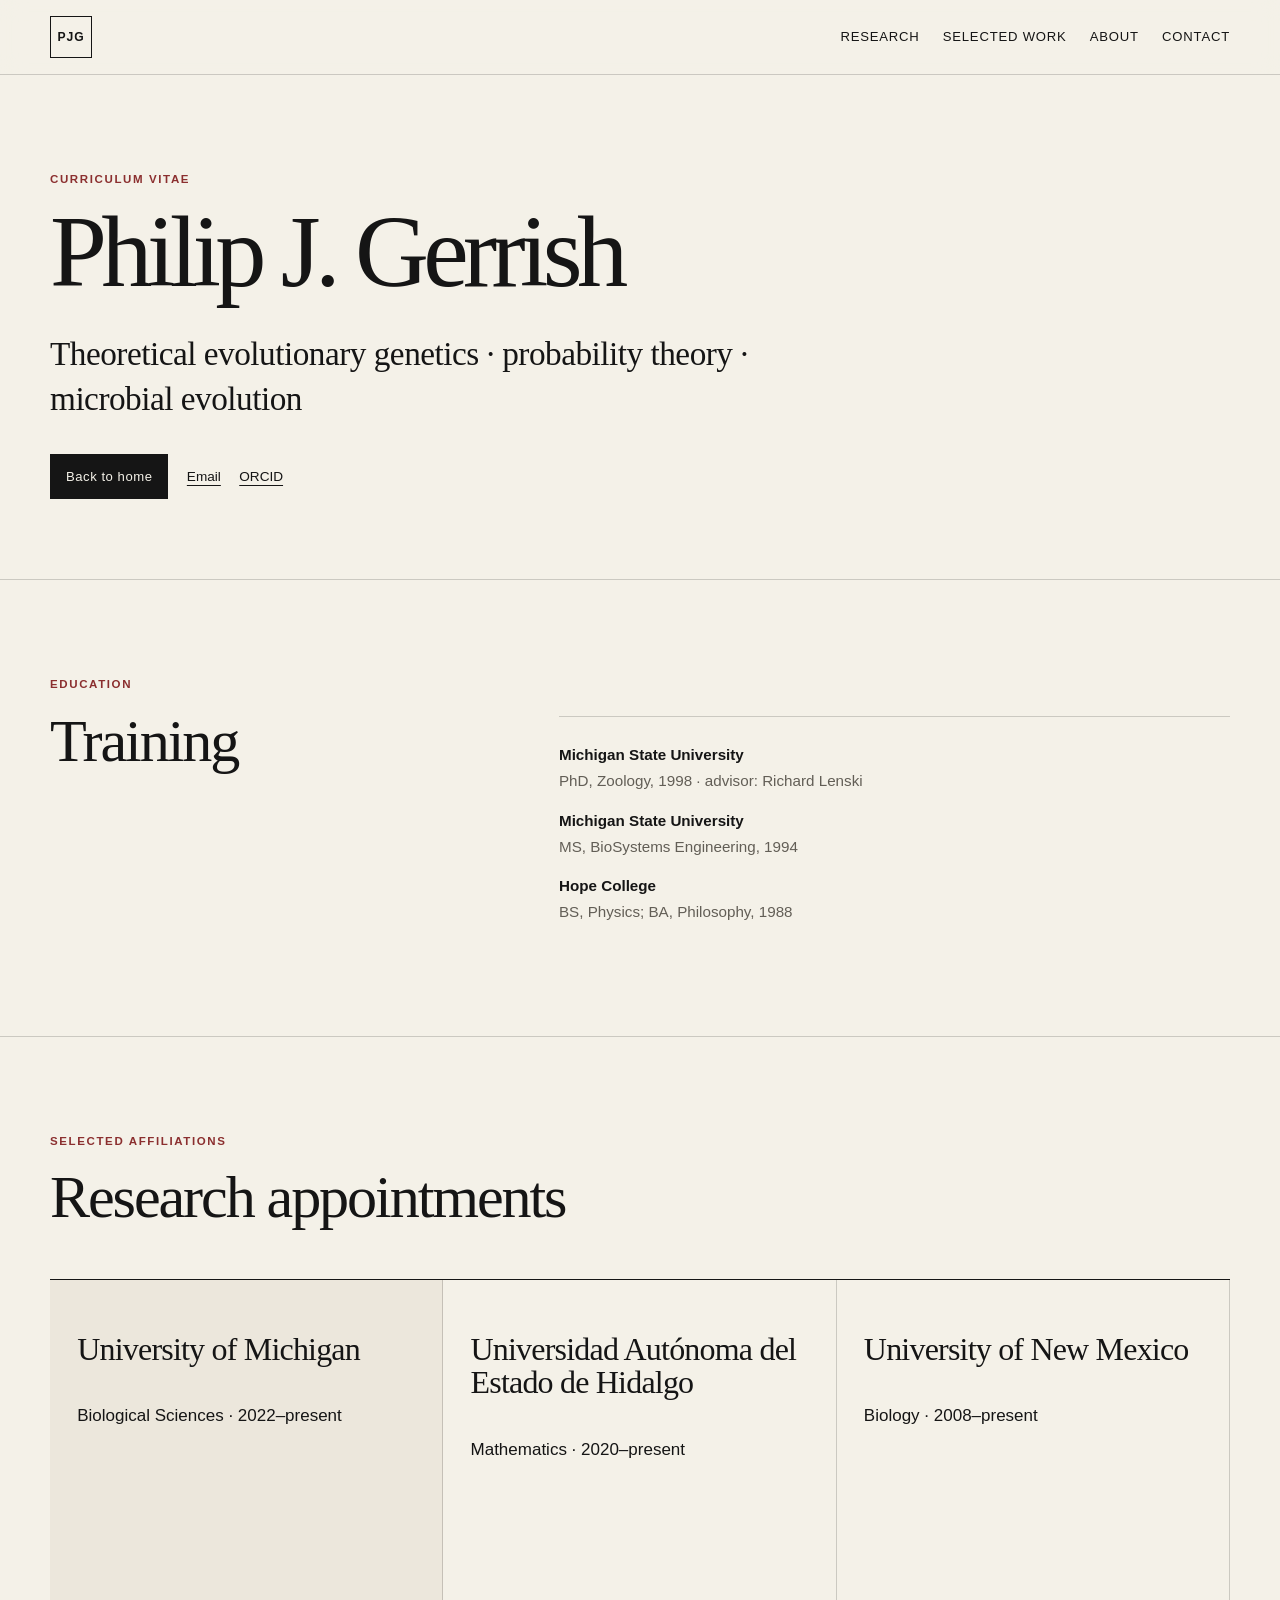
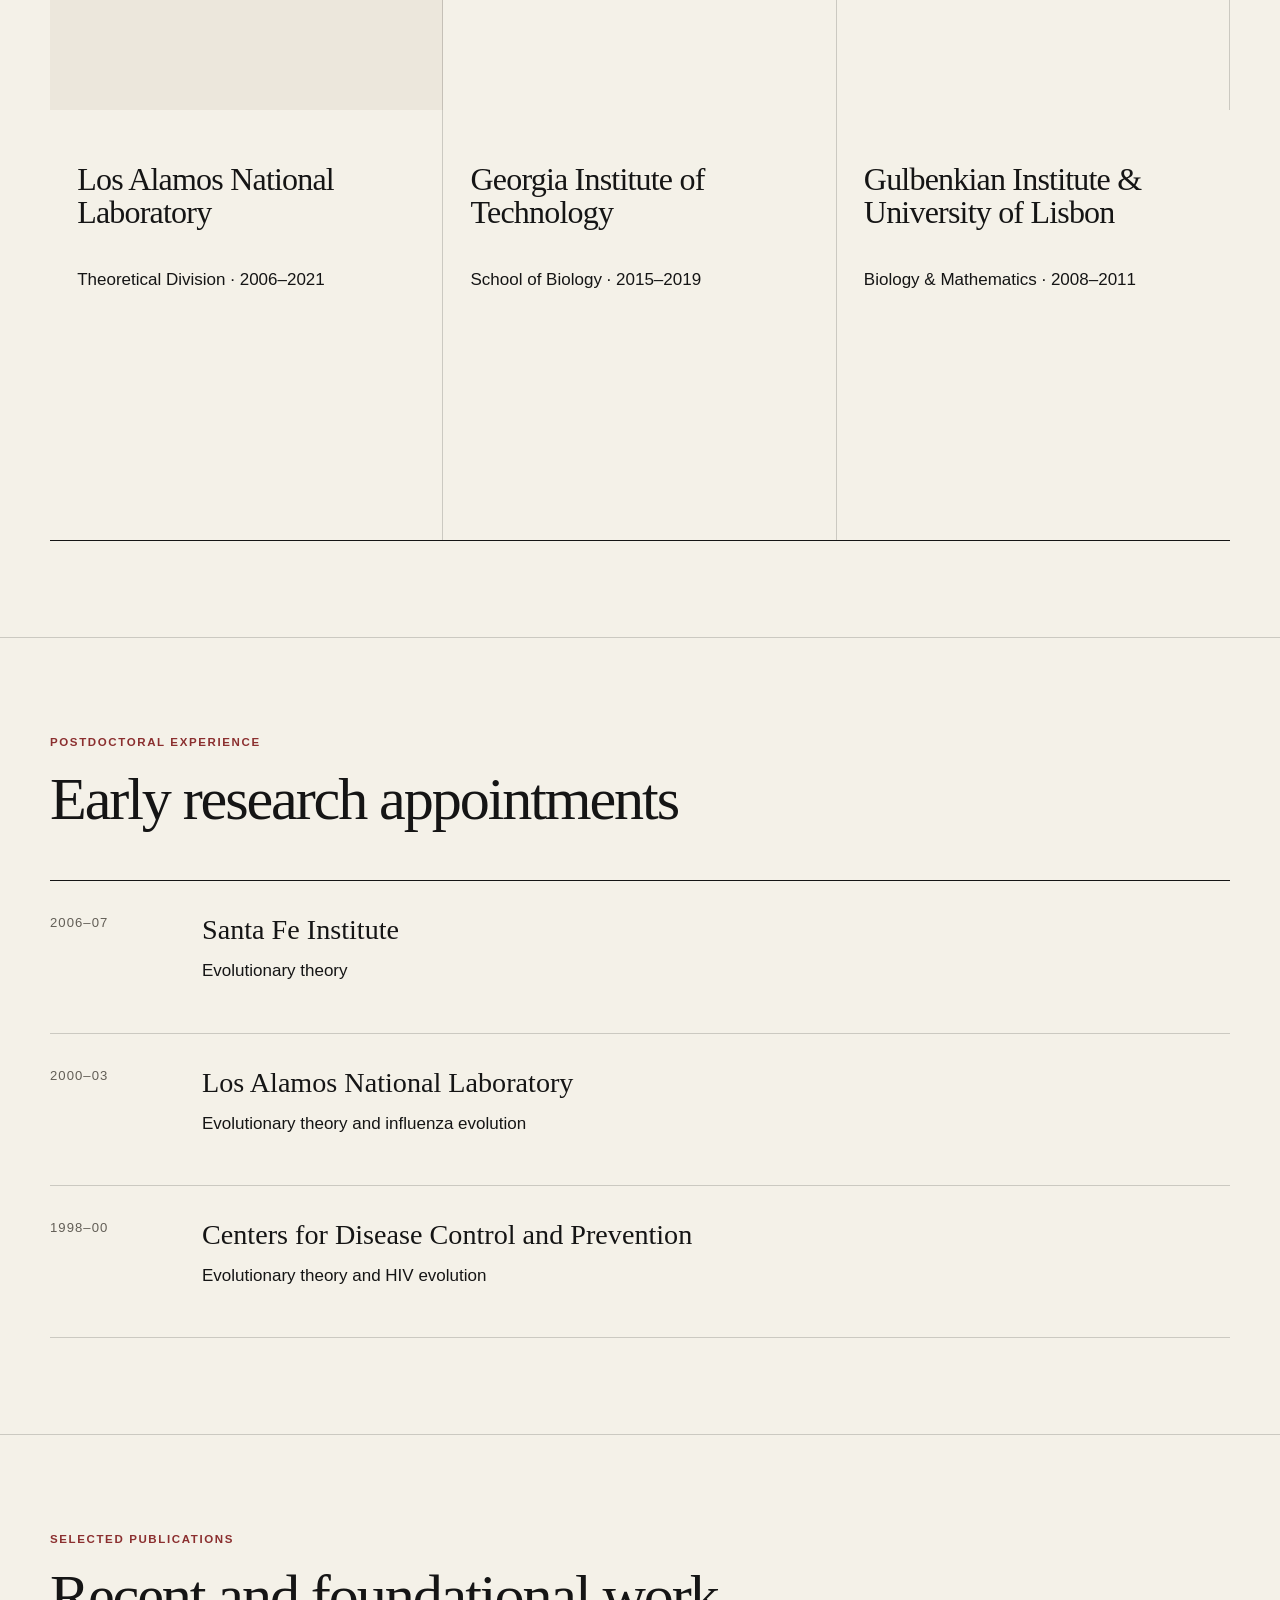
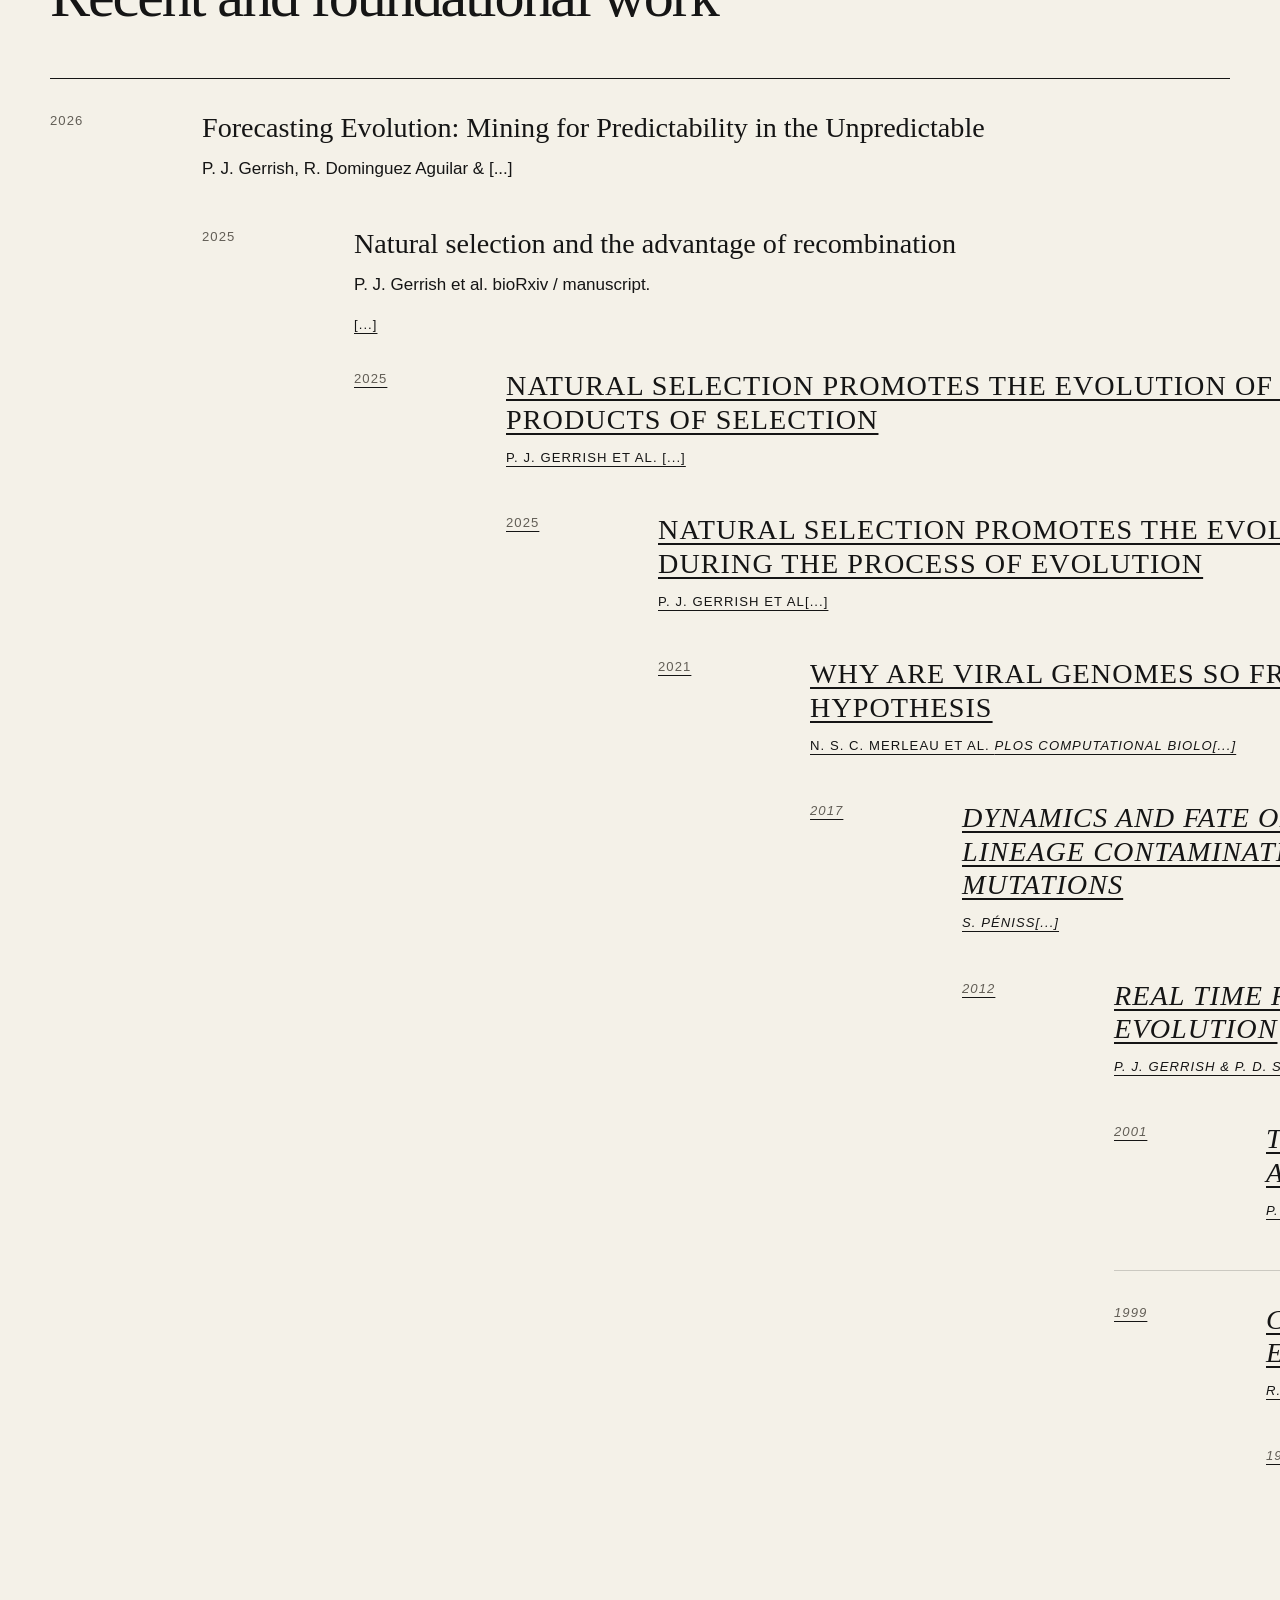
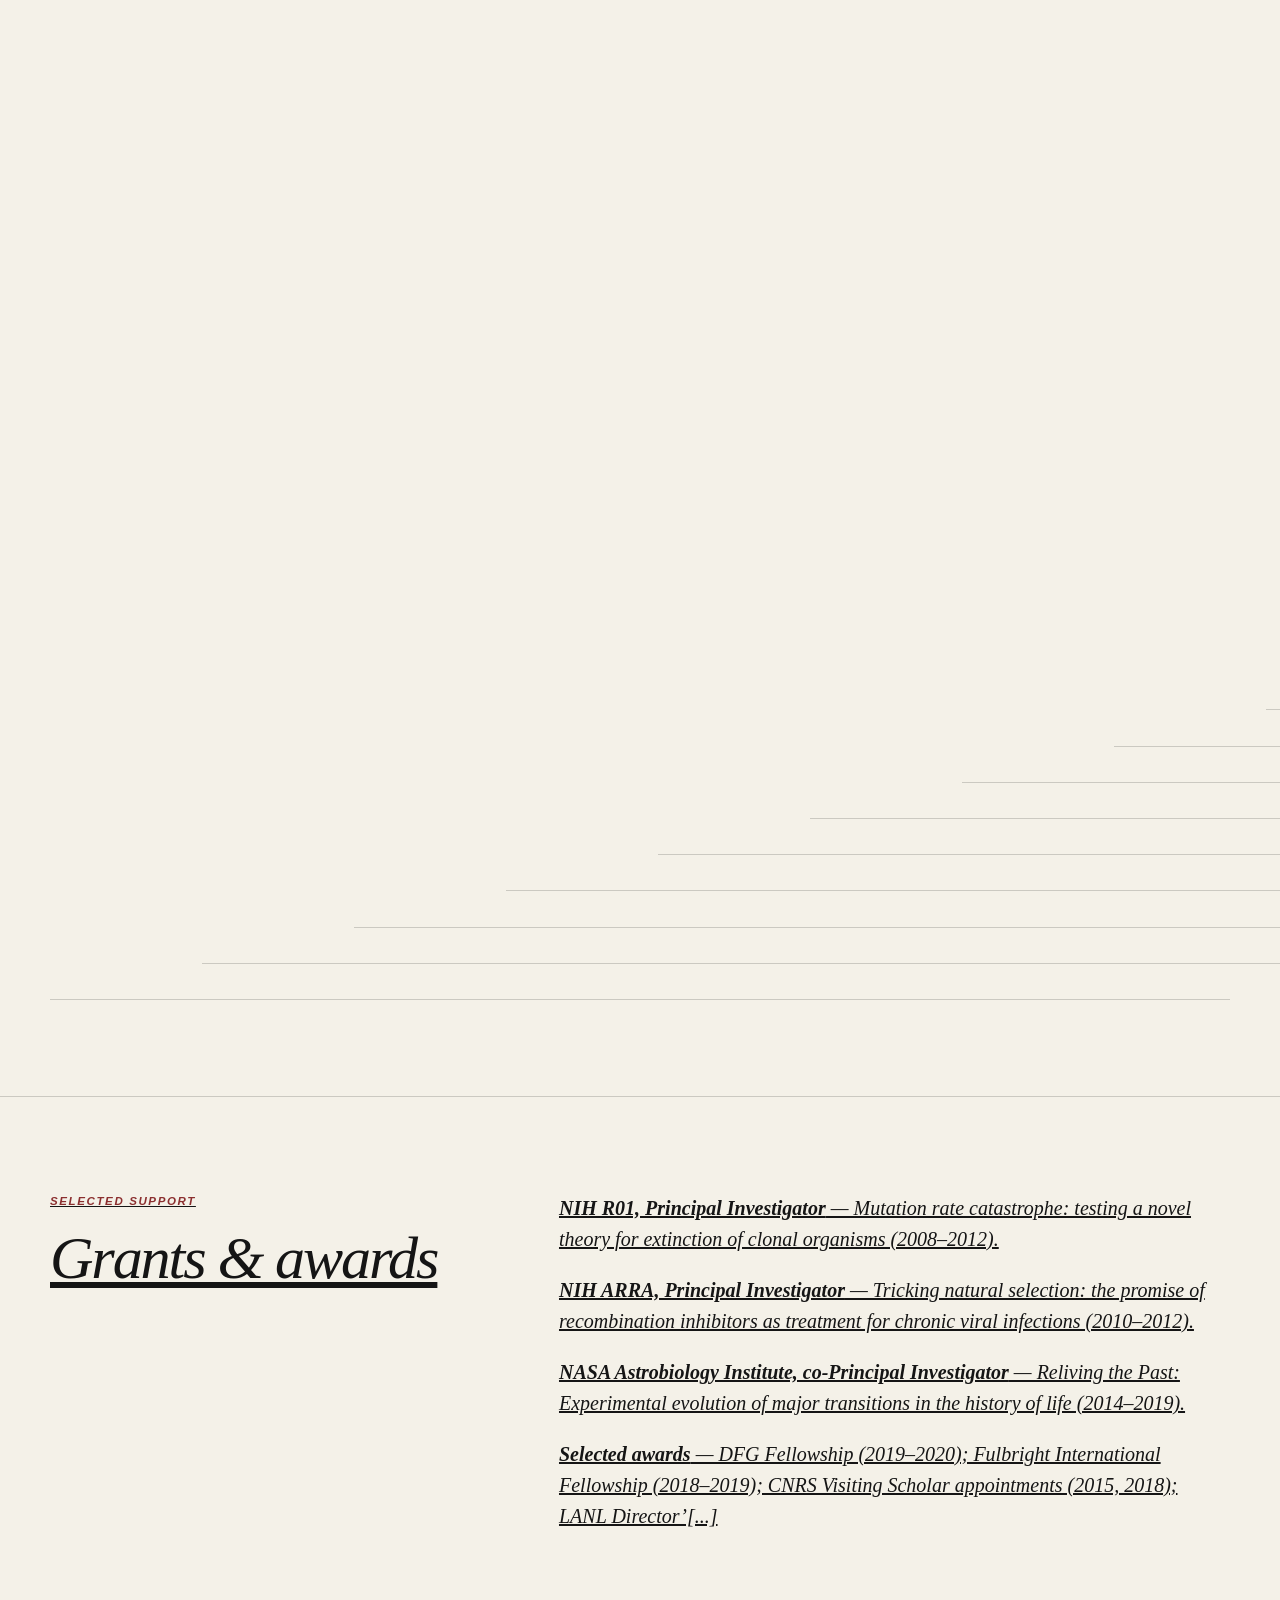
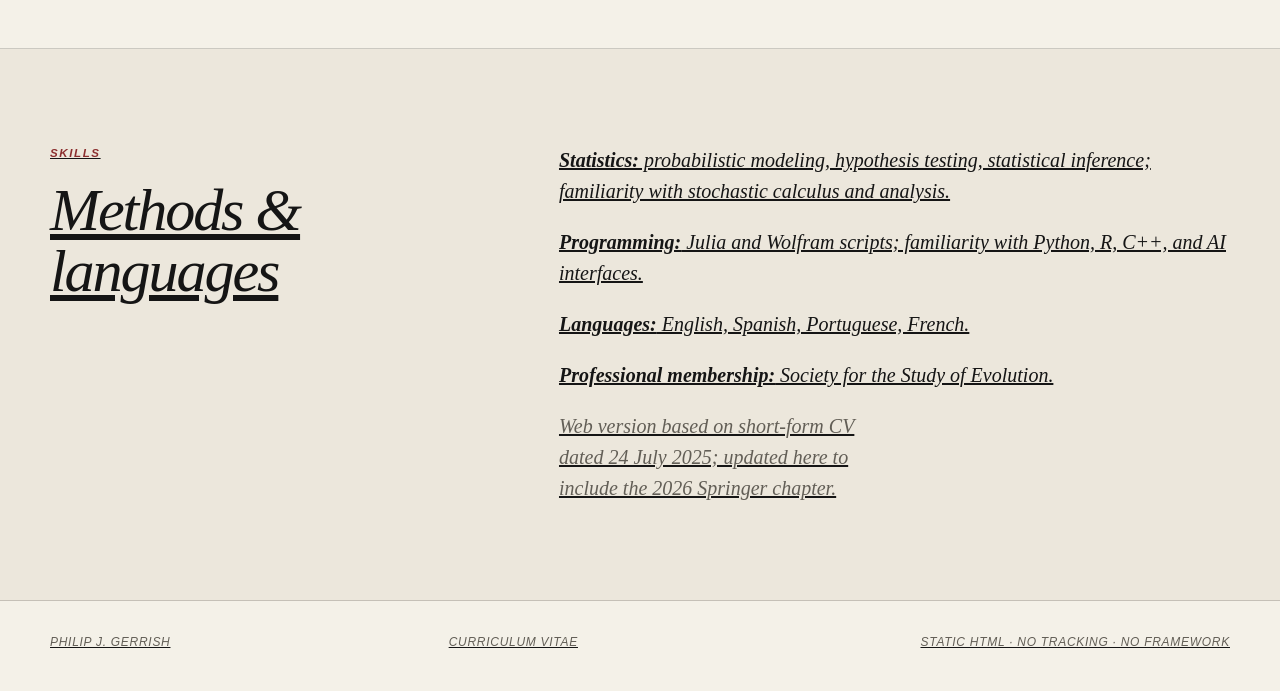
<file: cv_old1.html>
<!doctype html>
<html lang="en">
<head>
  <meta charset="utf-8">
  <meta name="viewport" content="width=device-width, initial-scale=1">
  <meta name="description" content="Curriculum vitae — Philip J. Gerrish, theoretical evolutionary genetics.">
  <title>Philip J. Gerrish — Curriculum Vitae</title>
  <link rel="icon" href="assets/favicon.svg" type="image/svg+xml">
  <link rel="stylesheet" href="style.css">
</head>
<body>
  <a class="skip-link" href="#main">Skip to content</a>
  <header class="site-header">
    <div class="wrap nav-wrap">
      <a class="wordmark" href="index.html" aria-label="Philip J. Gerrish home">PJG</a>
      <nav aria-label="Primary navigation">
        <a href="index.html#research">Research</a>
        <a href="index.html#work">Selected work</a>
        <a href="index.html#about">About</a>
        <a href="index.html#contact">Contact</a>
      </nav>
    </div>
  </header>

  <main id="main">
    <section class="hero">
      <div class="wrap">
        <div class="hero-copy">
          <p class="eyebrow">Curriculum vitae</p>
          <h1>Philip J. Gerrish</h1>
          <p class="lede">Theoretical evolutionary genetics · probability theory · microbial evolution</p>
          <div class="hero-links">
            <a class="button" href="index.html">Back to home</a>
            <a class="text-link" href="mailto:pgerrish@unm.edu">Email</a>
            <a class="text-link" href="https://orcid.org/0000-0001-6393-0553">ORCID</a>
          </div>
        </div>
      </div>
    </section>

    <section class="section about-section">
      <div class="wrap about-grid">
        <div><p class="eyebrow">Education</p><h2>Training</h2></div>
        <div class="about-copy">
          <dl class="affiliations">
            <div><dt>Michigan State University</dt><dd>PhD, Zoology, 1998 · advisor: Richard Lenski</dd></div>
            <div><dt>Michigan State University</dt><dd>MS, BioSystems Engineering, 1994</dd></div>
            <div><dt>Hope College</dt><dd>BS, Physics; BA, Philosophy, 1988</dd></div>
          </dl>
        </div>
      </div>
    </section>

    <section class="section research-section">
      <div class="wrap">
        <div class="section-heading"><p class="eyebrow">Selected affiliations</p><h2>Research appointments</h2></div>
        <div class="research-grid">
          <article class="research-card featured"><h3>University of Michigan</h3><p>Biological Sciences · 2022–present</p></article>
          <article class="research-card"><h3>Universidad Autónoma del Estado de Hidalgo</h3><p>Mathematics · 2020–present</p></article>
          <article class="research-card"><h3>University of New Mexico</h3><p>Biology · 2008–present</p></article>
          <article class="research-card"><h3>Los Alamos National Laboratory</h3><p>Theoretical Division · 2006–2021</p></article>
          <article class="research-card"><h3>Georgia Institute of Technology</h3><p>School of Biology · 2015–2019</p></article>
          <article class="research-card"><h3>Gulbenkian Institute &amp; University of Lisbon</h3><p>Biology &amp; Mathematics · 2008–2011</p></article>
        </div>
      </div>
    </section>

    <section class="section work-section">
      <div class="wrap">
        <div class="section-heading"><p class="eyebrow">Postdoctoral experience</p><h2>Early research appointments</h2></div>
        <div class="pub-list">
          <article class="pub-item"><div class="pub-year">2006–07</div><div><h3>Santa Fe Institute</h3><p>Evolutionary theory</p></div></article>
          <article class="pub-item"><div class="pub-year">2000–03</div><div><h3>Los Alamos National Laboratory</h3><p>Evolutionary theory and influenza evolution</p></div></article>
          <article class="pub-item"><div class="pub-year">1998–00</div><div><h3>Centers for Disease Control and Prevention</h3><p>Evolutionary theory and HIV evolution</p></div></article>
        </div>
      </div>
    </section>

    <section class="section work-section">
      <div class="wrap">
        <div class="section-heading"><p class="eyebrow">Selected publications</p><h2>Recent and foundational work</h2></div>
        <div class="pub-list">
          <article class="pub-item"><div class="pub-year">2026</div><div><h3>Forecasting Evolution: Mining for Predictability in the Unpredictable</h3><p>P. J. Gerrish, R. Dominguez Aguilar &amp; [...]
          <article class="pub-item"><div class="pub-year">2025</div><div><h3>Natural selection and the advantage of recombination</h3><p>P. J. Gerrish et al. bioRxiv / manuscript.</p><a href="https://doi.org/10.1101/2020.08.28.271486">[...]
          <article class="pub-item"><div class="pub-year">2025</div><div><h3>Natural selection promotes the evolution of recombination 1: between products of selection</h3><p>P. J. Gerrish et al. [...]
          <article class="pub-item"><div class="pub-year">2025</div><div><h3>Natural selection promotes the evolution of recombination 2: during the process of evolution</h3><p>P. J. Gerrish et al[...]
          <article class="pub-item"><div class="pub-year">2021</div><div><h3>Why are viral genomes so fragile? The bottleneck hypothesis</h3><p>N. S. C. Merleau et al. <em>PLoS Computational Biolo[...]
          <article class="pub-item"><div class="pub-year">2017</div><div><h3>Dynamics and fate of beneficial mutations under lineage contamination by linked deleterious mutations</h3><p>S. Péniss[...]
          <article class="pub-item"><div class="pub-year">2012</div><div><h3>Real time forecasting of near-future evolution</h3><p>P. J. Gerrish &amp; P. D. Sniegowski. <em>Journal of the Royal So[...]
          <article class="pub-item"><div class="pub-year">2001</div><div><h3>The rhythm of microbial adaptation</h3><p>P. J. Gerrish. <em>Nature</em> 413:299–302.</p></div></article>
          <article class="pub-item"><div class="pub-year">1999</div><div><h3>Clonal interference and the evolution of RNA viruses</h3><p>R. Miralles, P. J. Gerrish, A. Moya &amp; S. F. Elena. <em>[...]
          <article class="pub-item"><div class="pub-year">1999</div><div><h3>Diminishing returns from mutation supply rate in asexual populations</h3><p>J. A. G. M. de Visser et al. <em>Science</e[...]
          <article class="pub-item"><div class="pub-year">1998</div><div><h3>The fate of competing beneficial mutations in an asexual population</h3><p>P. J. Gerrish &amp; R. E. Lenski. <em>Geneti[...]
          <article class="pub-item"><div class="pub-year">1997</div><div><h3>Evolution of high mutation rates in experimental populations of <em>Escherichia coli</em></h3><p>P. D. Sniegowski, P. J[...]
        </div>
      </div>
    </section>

    <section class="section about-section">
      <div class="wrap about-grid">
        <div><p class="eyebrow">Selected support</p><h2>Grants &amp; awards</h2></div>
        <div class="about-copy">
          <p><strong>NIH R01, Principal Investigator</strong> — Mutation rate catastrophe: testing a novel theory for extinction of clonal organisms (2008–2012).</p>
          <p><strong>NIH ARRA, Principal Investigator</strong> — Tricking natural selection: the promise of recombination inhibitors as treatment for chronic viral infections (2010–2012).</p>
          <p><strong>NASA Astrobiology Institute, co-Principal Investigator</strong> — Reliving the Past: Experimental evolution of major transitions in the history of life (2014–2019).</p>
          <p><strong>Selected awards</strong> — DFG Fellowship (2019–2020); Fulbright International Fellowship (2018–2019); CNRS Visiting Scholar appointments (2015, 2018); LANL Director’[...]
        </div>
      </div>
    </section>

    <section class="section contact-section">
      <div class="wrap contact-grid">
        <div><p class="eyebrow">Skills</p><h2>Methods &amp; languages</h2></div>
        <div class="about-copy">
          <p><strong>Statistics:</strong> probabilistic modeling, hypothesis testing, statistical inference; familiarity with stochastic calculus and analysis.</p>
          <p><strong>Programming:</strong> Julia and Wolfram scripts; familiarity with Python, R, C++, and AI interfaces.</p>
          <p><strong>Languages:</strong> English, Spanish, Portuguese, French.</p>
          <p><strong>Professional membership:</strong> Society for the Study of Evolution.</p>
          <p class="heading-note">Web version based on short-form CV dated 24 July 2025; updated here to include the 2026 Springer chapter.</p>
        </div>
      </div>
    </section>
  </main>

  <footer class="site-footer"><div class="wrap footer-grid"><p>Philip J. Gerrish</p><p>Curriculum vitae</p><p class="footer-meta">Static HTML · no tracking · no framework</p></div></footer>
</body>
</html>
</file>
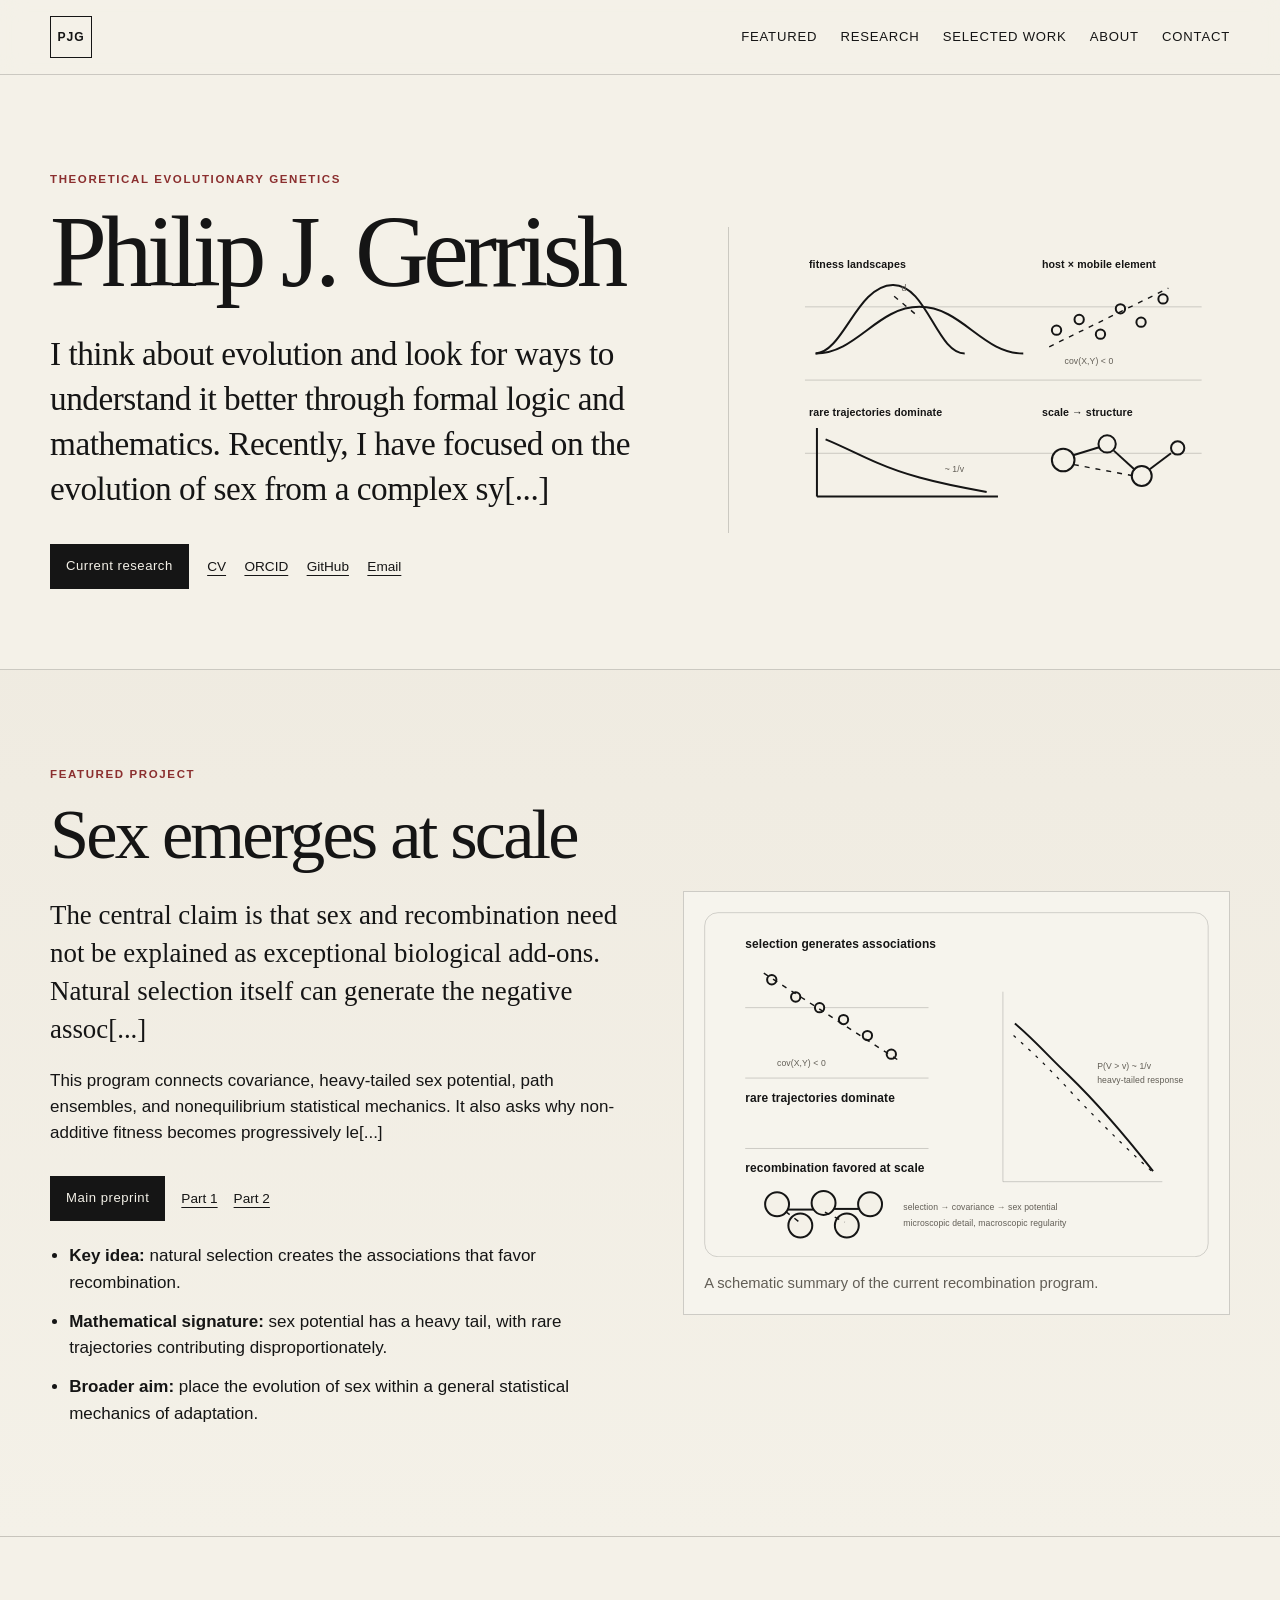
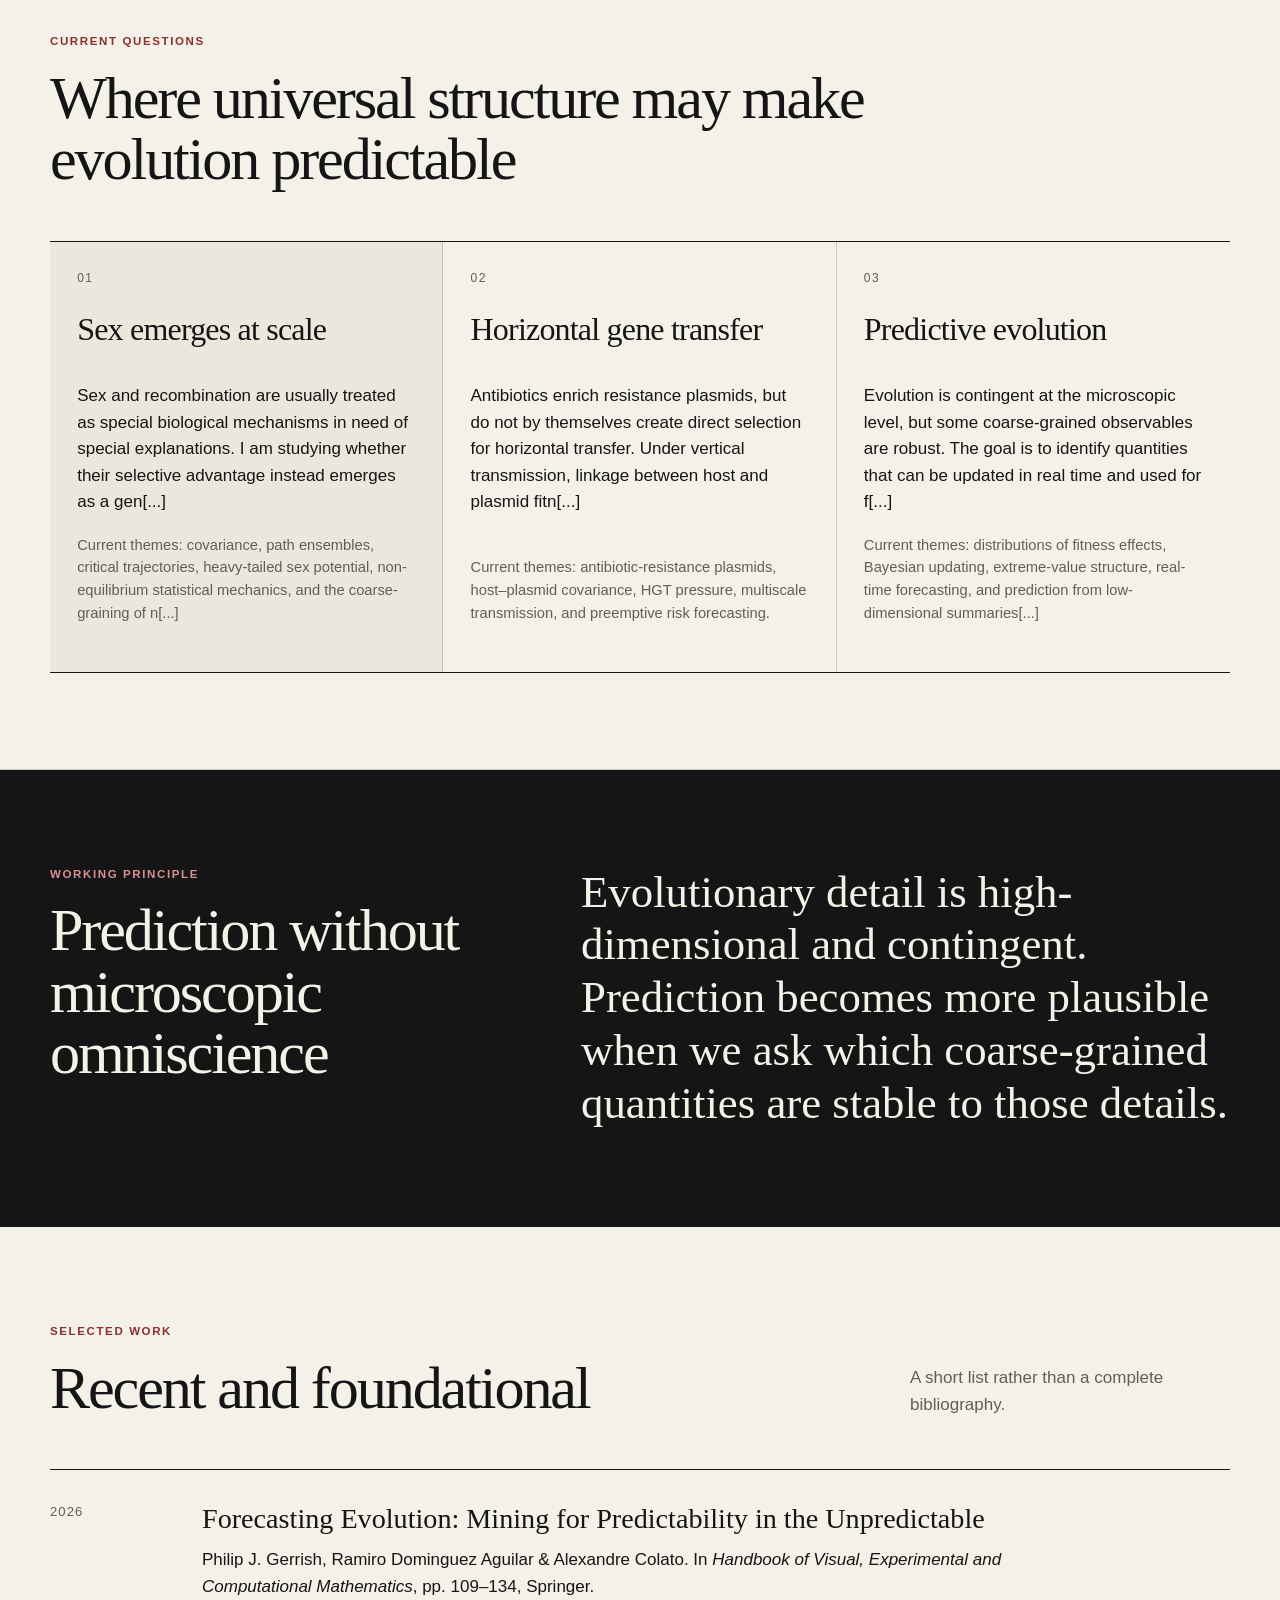
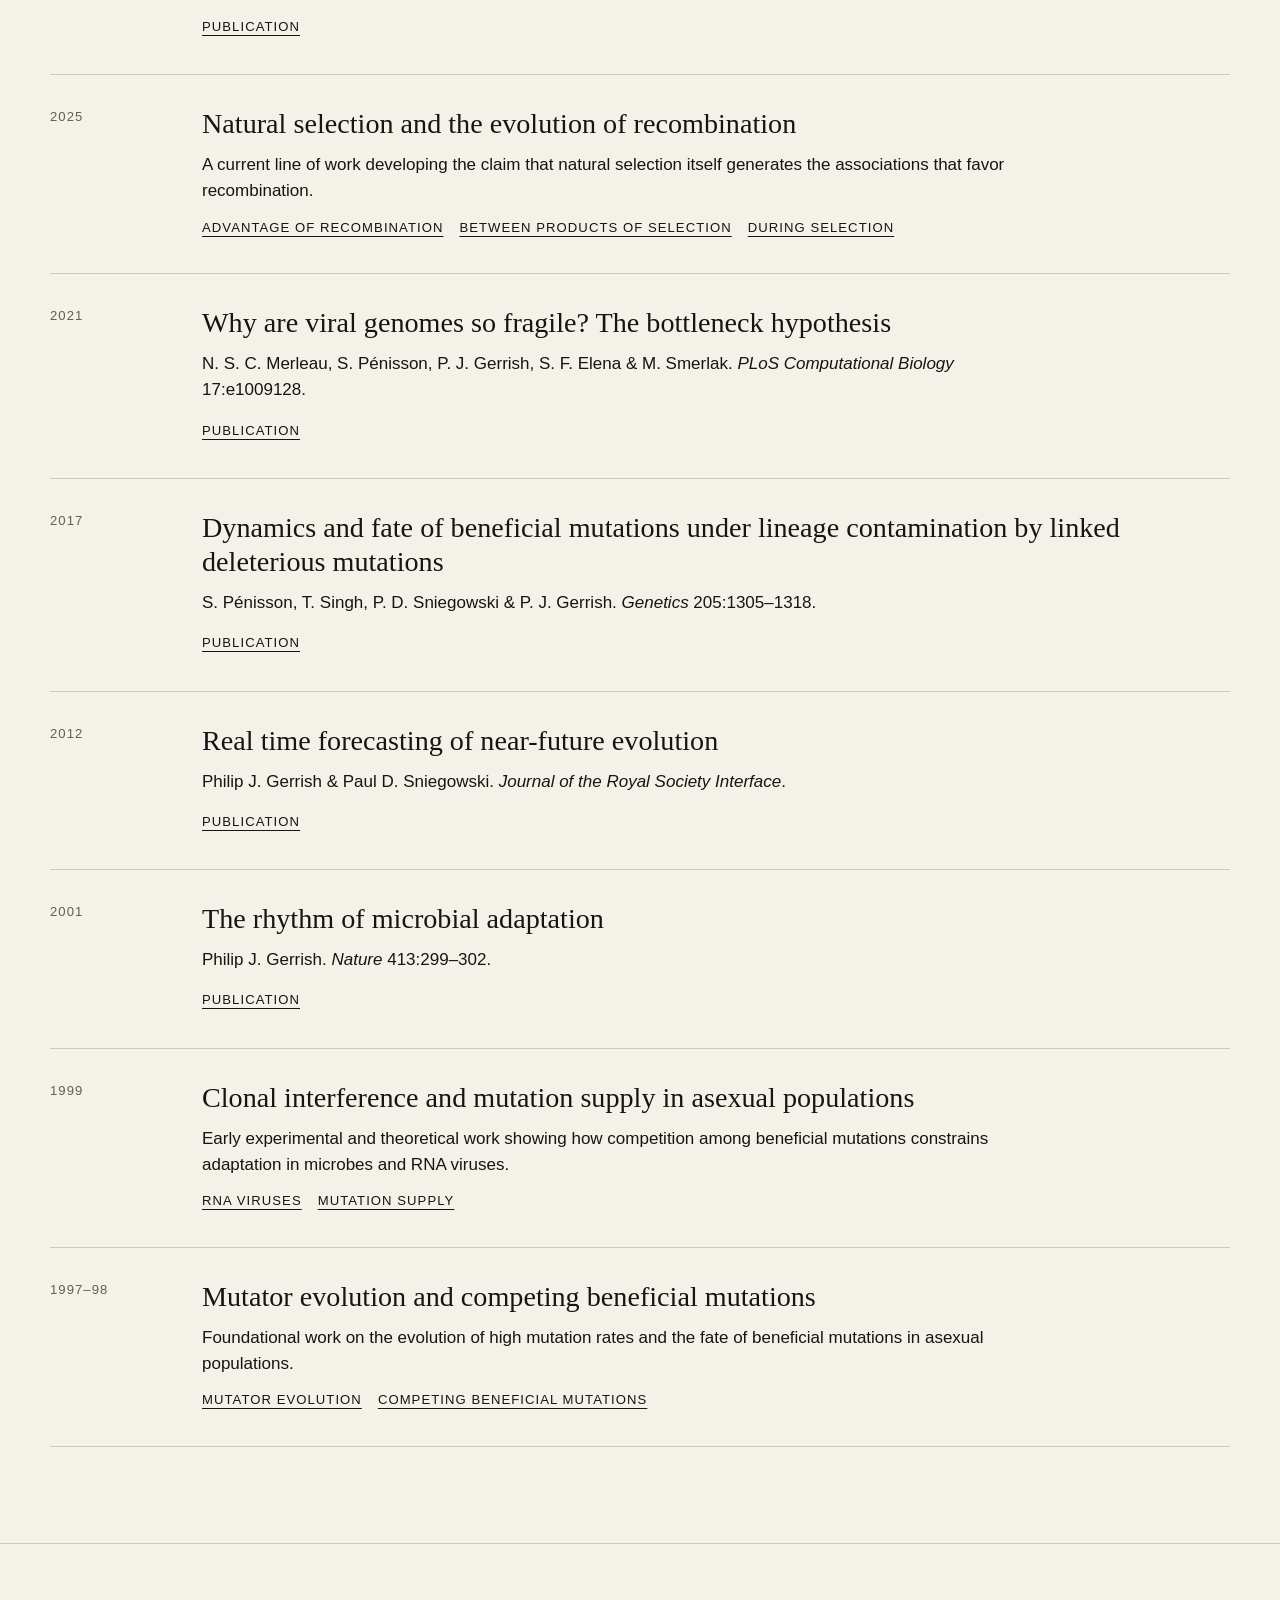
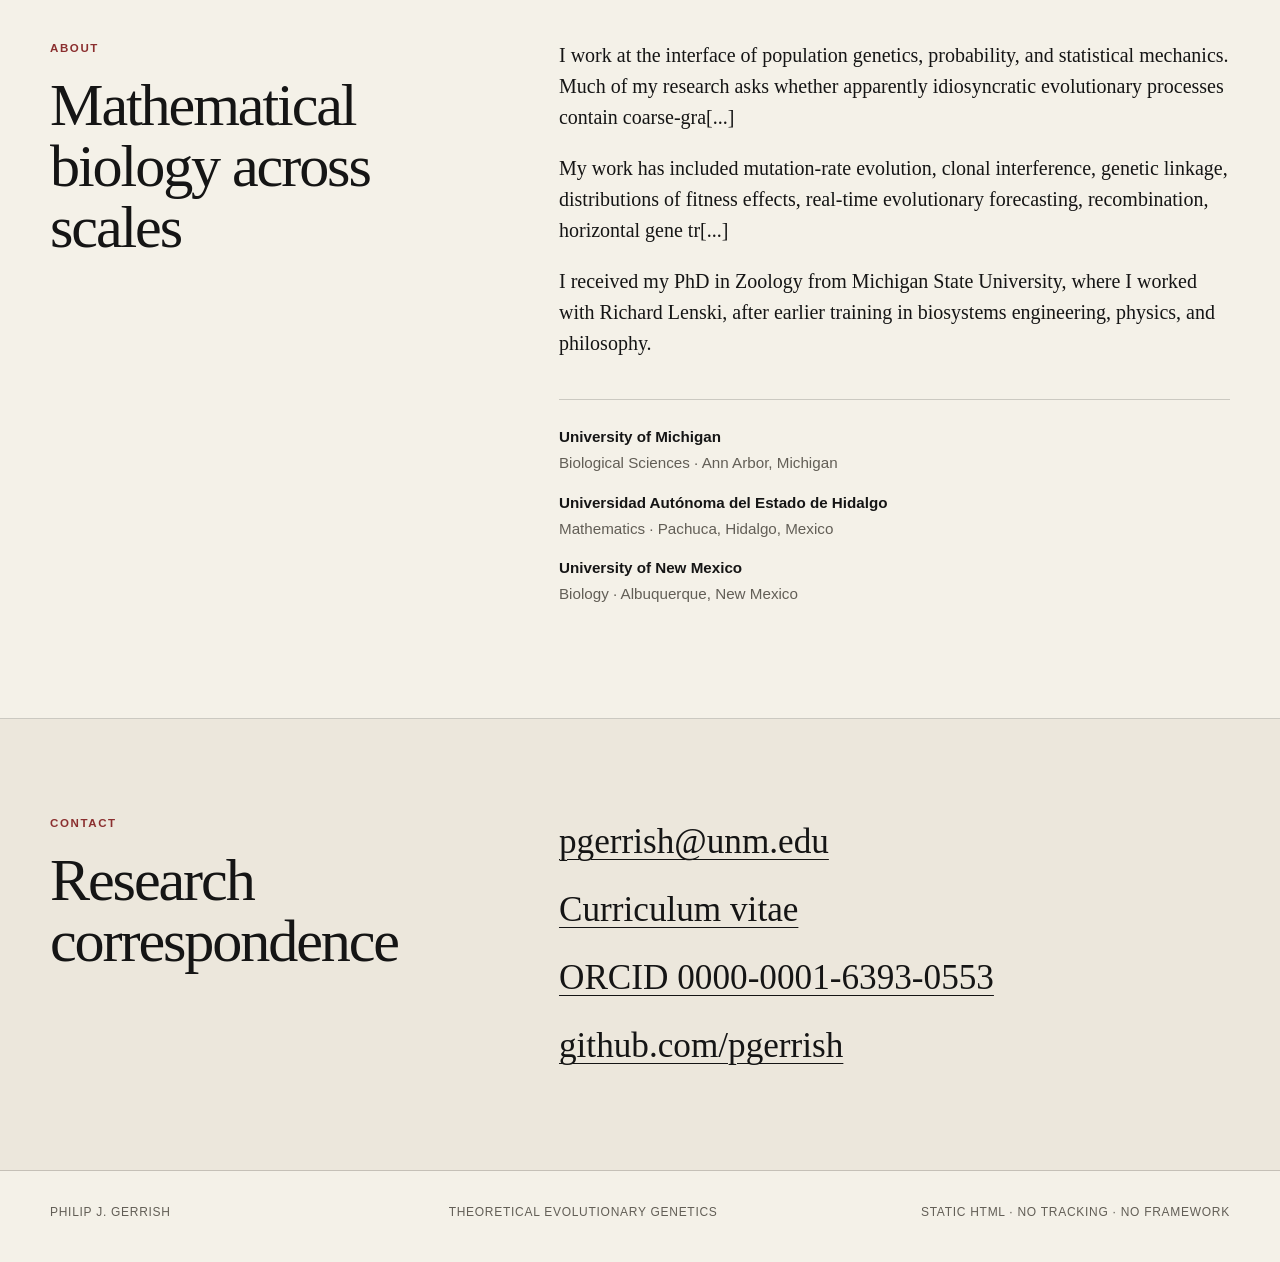
<file: index_old1.html>
<!doctype html>
<html lang="en">
<head>
  <meta charset="utf-8">
  <meta name="viewport" content="width=device-width, initial-scale=1">
  <meta name="description" content="Philip J. Gerrish — theoretical evolutionary genetics, evolution of sex, horizontal gene transfer, and predictive evolution.">
  <meta name="author" content="Philip J. Gerrish">
  <title>Philip J. Gerrish — Theoretical Evolutionary Genetics</title>
  <link rel="icon" href="assets/favicon.svg" type="image/svg+xml">
  <link rel="stylesheet" href="style.css">
</head>
<body>
  <a class="skip-link" href="#main">Skip to content</a>

  <header class="site-header">
    <div class="wrap nav-wrap">
      <a class="wordmark" href="#top" aria-label="Philip J. Gerrish home">PJG</a>
      <nav aria-label="Primary navigation">
        <a href="#featured-project">Featured</a>
        <a href="#research">Research</a>
        <a href="#work">Selected work</a>
        <a href="#about">About</a>
        <a href="#contact">Contact</a>
      </nav>
    </div>
  </header>

  <main id="main">
    <section class="hero" id="top">
      <div class="wrap hero-grid">
        <div class="hero-copy">
          <p class="eyebrow">Theoretical evolutionary genetics</p>
          <h1>Philip J. Gerrish</h1>
          <p class="lede">I think about evolution and look for ways to understand it better through formal logic and mathematics. Recently, I have focused on the evolution of sex from a complex sy[...]
          <div class="hero-links" aria-label="Primary links">
            <a class="button" href="#research">Current research</a>
            <a class="text-link" href="cv.html">CV</a>
            <a class="text-link" href="https://orcid.org/0000-0001-6393-0553" rel="me">ORCID</a>
            <a class="text-link" href="https://github.com/pgerrish" rel="me">GitHub</a>
            <a class="text-link" href="mailto:pgerrish@unm.edu">Email</a>
          </div>
        </div>

        <div class="hero-figure" aria-label="Abstract research graphic showing selection, covariance, and a heavy-tailed response">
          <svg viewBox="0 0 680 460" role="img" aria-labelledby="heroFigTitle heroFigDesc">
            <title id="heroFigTitle">Selection, linkage, and scale</title>
            <desc id="heroFigDesc">Three minimalist panels: two fitness peaks, host-plasmid covariance, and a heavy-tailed curve.</desc>
            <g class="gridlines">
              <line x1="42" y1="120" x2="638" y2="120"/>
              <line x1="42" y1="230" x2="638" y2="230"/>
              <line x1="42" y1="340" x2="638" y2="340"/>
            </g>
            <g class="panel panel-a">
              <text x="48" y="62">fitness landscapes</text>
              <path d="M58 190 C100 188, 120 88, 174 87 C225 86, 240 190, 282 190" />
              <path d="M58 190 C120 190, 150 120, 214 120 C278 120, 308 190, 370 190" />
              <line x1="176" y1="104" x2="214" y2="136" class="dash"/>
              <text x="187" y="96" class="small">d</text>
            </g>
            <g class="panel panel-b">
              <text x="398" y="62">host × mobile element</text>
              <circle cx="420" cy="155" r="7"/>
              <circle cx="454" cy="139" r="7"/>
              <circle cx="486" cy="161" r="7"/>
              <circle cx="516" cy="123" r="7"/>
              <circle cx="547" cy="143" r="7"/>
              <circle cx="580" cy="108" r="7"/>
              <path d="M409 180 L588 92" class="dash"/>
              <text x="432" y="206" class="small">cov(X,Y) &lt; 0</text>
            </g>
            <g class="panel panel-c">
              <text x="48" y="284">rare trajectories dominate</text>
              <line x1="60" y1="405" x2="332" y2="405" />
              <line x1="60" y1="405" x2="60" y2="302" />
              <path d="M73 319 C100 330, 124 343, 150 354 C187 370, 229 383, 315 398" />
              <text x="252" y="368" class="small">~ 1/v</text>
            </g>
            <g class="panel panel-d">
              <text x="398" y="284">scale → structure</text>
              <circle cx="430" cy="350" r="17"/>
              <circle cx="496" cy="326" r="13"/>
              <circle cx="548" cy="374" r="15"/>
              <circle cx="602" cy="332" r="10"/>
              <line x1="445" y1="343" x2="484" y2="331"/>
              <line x1="506" y1="336" x2="538" y2="365"/>
              <line x1="560" y1="364" x2="592" y2="340"/>
              <line x1="446" y1="357" x2="536" y2="374" class="dash"/>
            </g>
          </svg>
        </div>
      </div>
    </section>



    <section class="section feature-section" id="featured-project">
      <div class="wrap feature-grid">
        <div class="feature-copy">
          <p class="eyebrow">Featured project</p>
          <h2>Sex emerges at scale</h2>
          <p class="feature-lede">The central claim is that sex and recombination need not be explained as exceptional biological add-ons. Natural selection itself can generate the negative assoc[...]
          <p>This program connects covariance, heavy-tailed sex potential, path ensembles, and nonequilibrium statistical mechanics. It also asks why non-additive fitness becomes progressively le[...]
          <div class="feature-links">
            <a class="button" href="https://doi.org/10.1101/2020.08.28.271486">Main preprint</a>
            <a class="text-link" href="https://doi.org/10.1101/2021.06.07.447320">Part 1</a>
            <a class="text-link" href="https://doi.org/10.1101/2021.06.07.447324">Part 2</a>
          </div>
          <ul class="feature-points">
            <li><strong>Key idea:</strong> natural selection creates the associations that favor recombination.</li>
            <li><strong>Mathematical signature:</strong> sex potential has a heavy tail, with rare trajectories contributing disproportionately.</li>
            <li><strong>Broader aim:</strong> place the evolution of sex within a general statistical mechanics of adaptation.</li>
          </ul>
        </div>

        <figure class="feature-figure">
          <svg viewBox="0 0 760 520" role="img" aria-labelledby="sexScaleTitle sexScaleDesc">
            <title id="sexScaleTitle">Sex emerges at scale</title>
            <desc id="sexScaleDesc">A minimalist diagram showing selection generating negative covariance, rare trajectories creating a heavy tail, and recombination becoming favored at scale.</desc>
            <rect x="1" y="1" width="758" height="518" rx="20" ry="20" class="frame"/>
            <g class="feature-axis">
              <line x1="62" y1="144" x2="338" y2="144"/>
              <line x1="62" y1="250" x2="338" y2="250"/>
              <line x1="62" y1="356" x2="338" y2="356"/>
              <line x1="450" y1="120" x2="450" y2="406"/>
              <line x1="450" y1="406" x2="690" y2="406"/>
            </g>
            <g class="feature-panel">
              <text x="62" y="54">selection generates associations</text>
              <circle cx="102" cy="102" r="7"/>
              <circle cx="138" cy="128" r="7"/>
              <circle cx="174" cy="144" r="7"/>
              <circle cx="210" cy="162" r="7"/>
              <circle cx="246" cy="186" r="7"/>
              <circle cx="282" cy="214" r="7"/>
              <path d="M90 92 L294 224" class="dash"/>
              <text x="110" y="232" class="small">cov(X,Y) &lt; 0</text>
            </g>
            <g class="feature-panel">
              <text x="62" y="286">rare trajectories dominate</text>
              <path d="M468 168 C497 192, 522 221, 549 246 C579 275, 617 315, 676 390"/>
              <path d="M466 186 C499 215, 530 246, 560 279 C596 316, 628 349, 676 392" class="light"/>
              <text x="592" y="236" class="small">P(V &gt; v) ~ 1/v</text>
              <text x="592" y="257" class="small">heavy-tailed response</text>
            </g>
            <g class="feature-panel">
              <text x="62" y="392">recombination favored at scale</text>
              <circle cx="110" cy="440" r="18"/>
              <circle cx="180" cy="438" r="18"/>
              <circle cx="250" cy="440" r="18"/>
              <circle cx="145" cy="472" r="18"/>
              <circle cx="215" cy="472" r="18"/>
              <line x1="125" y1="448" x2="165" y2="448"/>
              <line x1="196" y1="447" x2="235" y2="447"/>
              <line x1="123" y1="451" x2="145" y2="468" class="dash"/>
              <line x1="182" y1="452" x2="212" y2="467" class="dash"/>
              <text x="300" y="448" class="small">selection → covariance → sex potential</text>
              <text x="300" y="472" class="small">microscopic detail, macroscopic regularity</text>
            </g>
          </svg>
          <figcaption>A schematic summary of the current recombination program.</figcaption>
        </figure>
      </div>
    </section>

    <section class="section research-section" id="research">
      <div class="wrap">
        <div class="section-heading">
          <p class="eyebrow">Current questions</p>
          <h2>Where universal structure may make evolution predictable</h2>
        </div>

        <div class="research-grid">
          <article class="research-card featured">
            <span class="card-index">01</span>
            <h3>Sex emerges at scale</h3>
            <p>Sex and recombination are usually treated as special biological mechanisms in need of special explanations. I am studying whether their selective advantage instead emerges as a gen[...]
            <p class="card-note">Current themes: covariance, path ensembles, critical trajectories, heavy-tailed sex potential, non-equilibrium statistical mechanics, and the coarse-graining of n[...]
          </article>

          <article class="research-card">
            <span class="card-index">02</span>
            <h3>Horizontal gene transfer</h3>
            <p>Antibiotics enrich resistance plasmids, but do not by themselves create direct selection for horizontal transfer. Under vertical transmission, linkage between host and plasmid fitn[...]
            <p class="card-note">Current themes: antibiotic-resistance plasmids, host–plasmid covariance, HGT pressure, multiscale transmission, and preemptive risk forecasting.</p>
          </article>

          <article class="research-card">
            <span class="card-index">03</span>
            <h3>Predictive evolution</h3>
            <p>Evolution is contingent at the microscopic level, but some coarse-grained observables are robust. The goal is to identify quantities that can be updated in real time and used for f[...]
            <p class="card-note">Current themes: distributions of fitness effects, Bayesian updating, extreme-value structure, real-time forecasting, and prediction from low-dimensional summaries[...]
          </article>
        </div>
      </div>
    </section>

    <section class="section principle-section">
      <div class="wrap principle-grid">
        <div>
          <p class="eyebrow">Working principle</p>
          <h2>Prediction without microscopic omniscience</h2>
        </div>
        <blockquote>
          Evolutionary detail is high-dimensional and contingent. Prediction becomes more plausible when we ask which coarse-grained quantities are stable to those details.
        </blockquote>
      </div>
    </section>

    <section class="section work-section" id="work">
      <div class="wrap">
        <div class="section-heading split-heading">
          <div>
            <p class="eyebrow">Selected work</p>
            <h2>Recent and foundational</h2>
          </div>
          <p class="heading-note">A short list rather than a complete bibliography.</p>
        </div>

        <div class="pub-list">
          <article class="pub-item">
            <div class="pub-year">2026</div>
            <div>
              <h3>Forecasting Evolution: Mining for Predictability in the Unpredictable</h3>
              <p>Philip J. Gerrish, Ramiro Dominguez Aguilar &amp; Alexandre Colato. In <em>Handbook of Visual, Experimental and Computational Mathematics</em>, pp. 109–134, Springer.</p>
              <a href="https://doi.org/10.1007/978-3-032-16368-4_12">publication</a>
            </div>
          </article>

          <article class="pub-item">
            <div class="pub-year">2025</div>
            <div>
              <h3>Natural selection and the evolution of recombination</h3>
              <p>A current line of work developing the claim that natural selection itself generates the associations that favor recombination.</p>
              <div class="inline-links">
                <a href="https://doi.org/10.1101/2020.08.28.271486">advantage of recombination</a>
                <a href="https://doi.org/10.1101/2021.06.07.447320">between products of selection</a>
                <a href="https://doi.org/10.1101/2021.06.07.447324">during selection</a>
              </div>
            </div>
          </article>

          <article class="pub-item">
            <div class="pub-year">2021</div>
            <div>
              <h3>Why are viral genomes so fragile? The bottleneck hypothesis</h3>
              <p>N. S. C. Merleau, S. Pénisson, P. J. Gerrish, S. F. Elena &amp; M. Smerlak. <em>PLoS Computational Biology</em> 17:e1009128.</p>
              <a href="https://doi.org/10.1371/journal.pcbi.1009128">publication</a>
            </div>
          </article>

          <article class="pub-item">
            <div class="pub-year">2017</div>
            <div>
              <h3>Dynamics and fate of beneficial mutations under lineage contamination by linked deleterious mutations</h3>
              <p>S. Pénisson, T. Singh, P. D. Sniegowski &amp; P. J. Gerrish. <em>Genetics</em> 205:1305–1318.</p>
              <a href="https://academic.oup.com/genetics/article/205/3/1305/6066406">publication</a>
            </div>
          </article>

          <article class="pub-item">
            <div class="pub-year">2012</div>
            <div>
              <h3>Real time forecasting of near-future evolution</h3>
              <p>Philip J. Gerrish &amp; Paul D. Sniegowski. <em>Journal of the Royal Society Interface</em>.</p>
              <a href="https://doi.org/10.1098/rsif.2012.0119">publication</a>
            </div>
          </article>

          <article class="pub-item">
            <div class="pub-year">2001</div>
            <div>
              <h3>The rhythm of microbial adaptation</h3>
              <p>Philip J. Gerrish. <em>Nature</em> 413:299–302.</p>
              <a href="https://doi.org/10.1038/35095102">publication</a>
            </div>
          </article>

          <article class="pub-item">
            <div class="pub-year">1999</div>
            <div>
              <h3>Clonal interference and mutation supply in asexual populations</h3>
              <p>Early experimental and theoretical work showing how competition among beneficial mutations constrains adaptation in microbes and RNA viruses.</p>
              <div class="inline-links">
                <a href="https://doi.org/10.1126/science.285.5434.1745">RNA viruses</a>
                <a href="https://doi.org/10.1126/science.283.5400.404">mutation supply</a>
              </div>
            </div>
          </article>

          <article class="pub-item">
            <div class="pub-year">1997–98</div>
            <div>
              <h3>Mutator evolution and competing beneficial mutations</h3>
              <p>Foundational work on the evolution of high mutation rates and the fate of beneficial mutations in asexual populations.</p>
              <div class="inline-links">
                <a href="https://doi.org/10.1038/42701">mutator evolution</a>
                <a href="https://doi.org/10.1023/A:1017031208461">competing beneficial mutations</a>
              </div>
            </div>
          </article>
        </div>
      </div>
    </section>

    <section class="section about-section" id="about">
      <div class="wrap about-grid">
        <div>
          <p class="eyebrow">About</p>
          <h2>Mathematical biology across scales</h2>
        </div>
        <div class="about-copy">
          <p>I work at the interface of population genetics, probability, and statistical mechanics. Much of my research asks whether apparently idiosyncratic evolutionary processes contain coarse-gra[...]
          <p>My work has included mutation-rate evolution, clonal interference, genetic linkage, distributions of fitness effects, real-time evolutionary forecasting, recombination, horizontal gene tr[...]
          <p>I received my PhD in Zoology from Michigan State University, where I worked with Richard Lenski, after earlier training in biosystems engineering, physics, and philosophy.</p>
          <dl class="affiliations">
            <div>
              <dt>University of Michigan</dt>
              <dd>Biological Sciences · Ann Arbor, Michigan</dd>
            </div>
            <div>
              <dt>Universidad Autónoma del Estado de Hidalgo</dt>
              <dd>Mathematics · Pachuca, Hidalgo, Mexico</dd>
            </div>
            <div>
              <dt>University of New Mexico</dt>
              <dd>Biology · Albuquerque, New Mexico</dd>
            </div>
          </dl>
        </div>
      </div>
    </section>

    <section class="section contact-section" id="contact">
      <div class="wrap contact-grid">
        <div>
          <p class="eyebrow">Contact</p>
          <h2>Research correspondence</h2>
        </div>
        <div class="contact-links">
          <a href="mailto:pgerrish@unm.edu">pgerrish@unm.edu</a>
          <a href="cv.html">Curriculum vitae</a>
          <a href="https://orcid.org/0000-0001-6393-0553">ORCID 0000-0001-6393-0553</a>
          <a href="https://github.com/pgerrish">github.com/pgerrish</a>
        </div>
      </div>
    </section>
  </main>

  <footer class="site-footer">
    <div class="wrap footer-grid">
      <p>Philip J. Gerrish</p>
      <p>Theoretical evolutionary genetics</p>
      <p class="footer-meta">Static HTML · no tracking · no framework</p>
    </div>
  </footer>
</body>
</html>
</file>
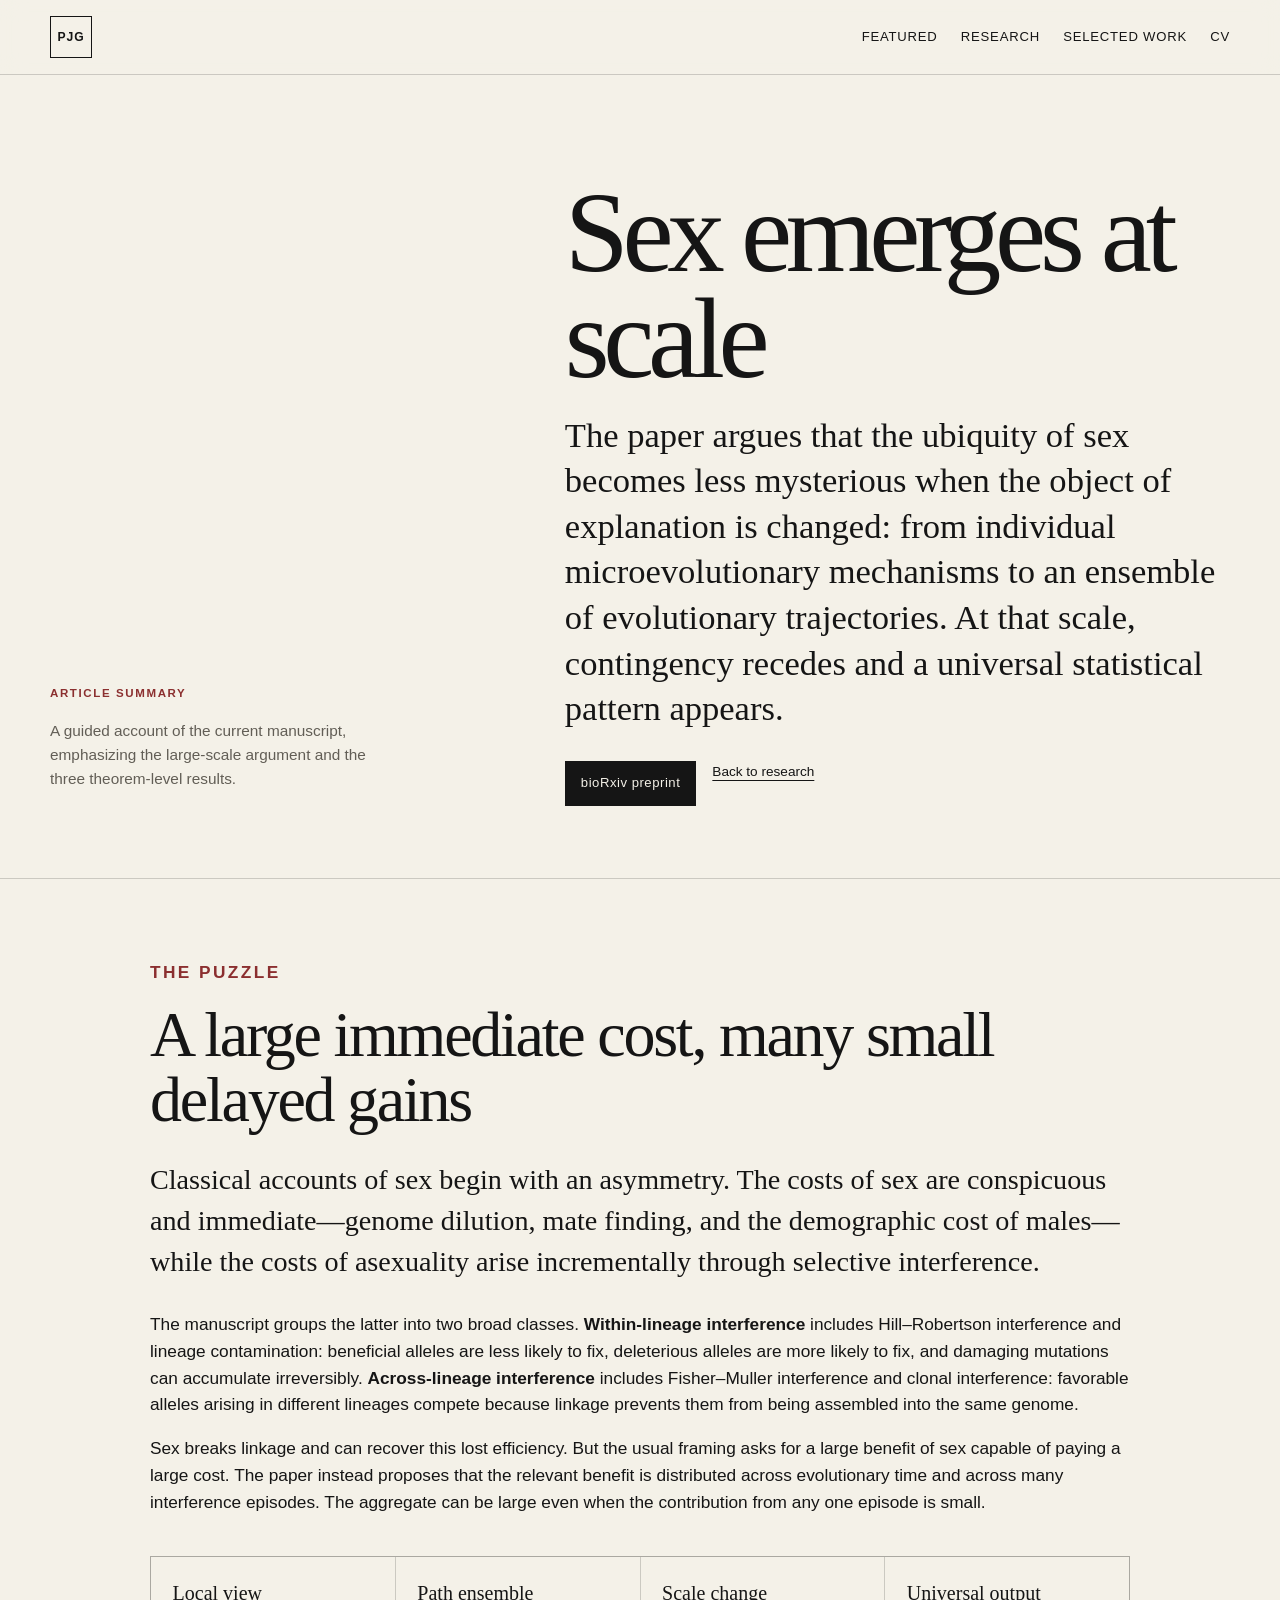
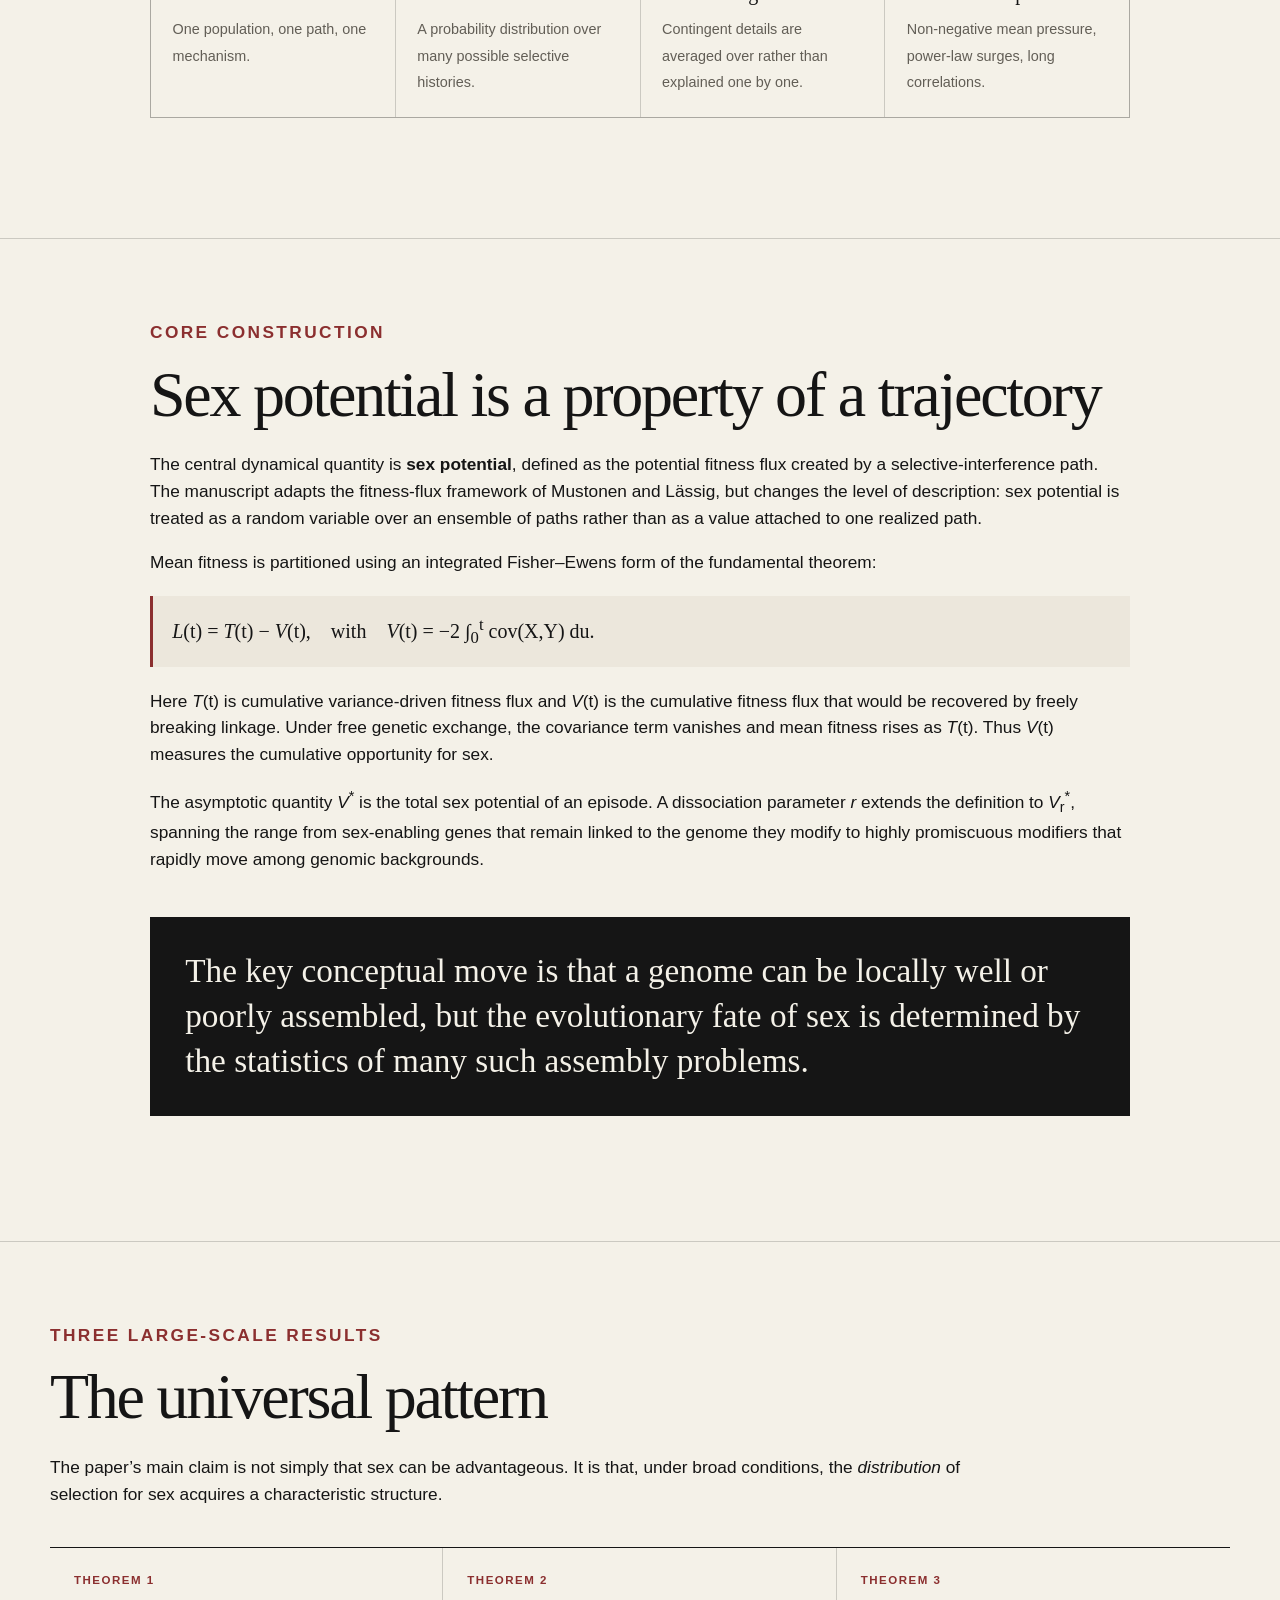
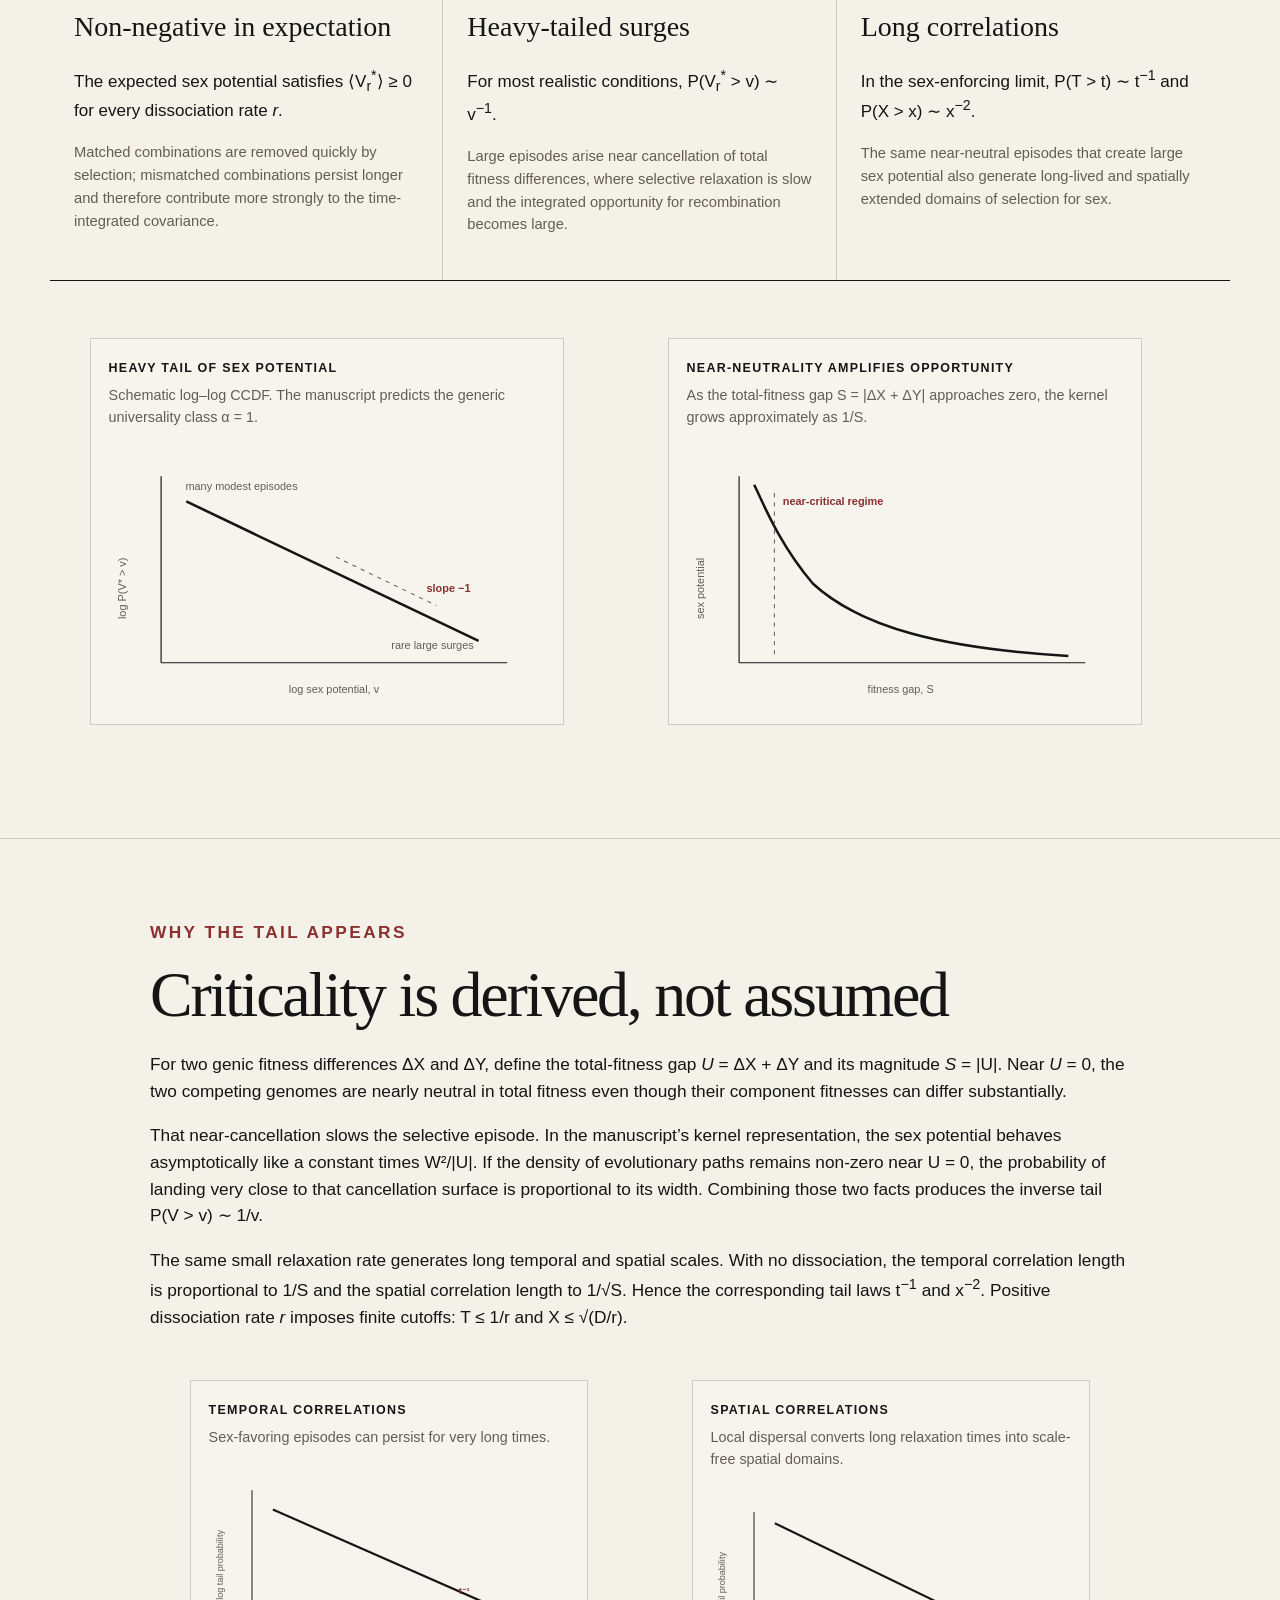
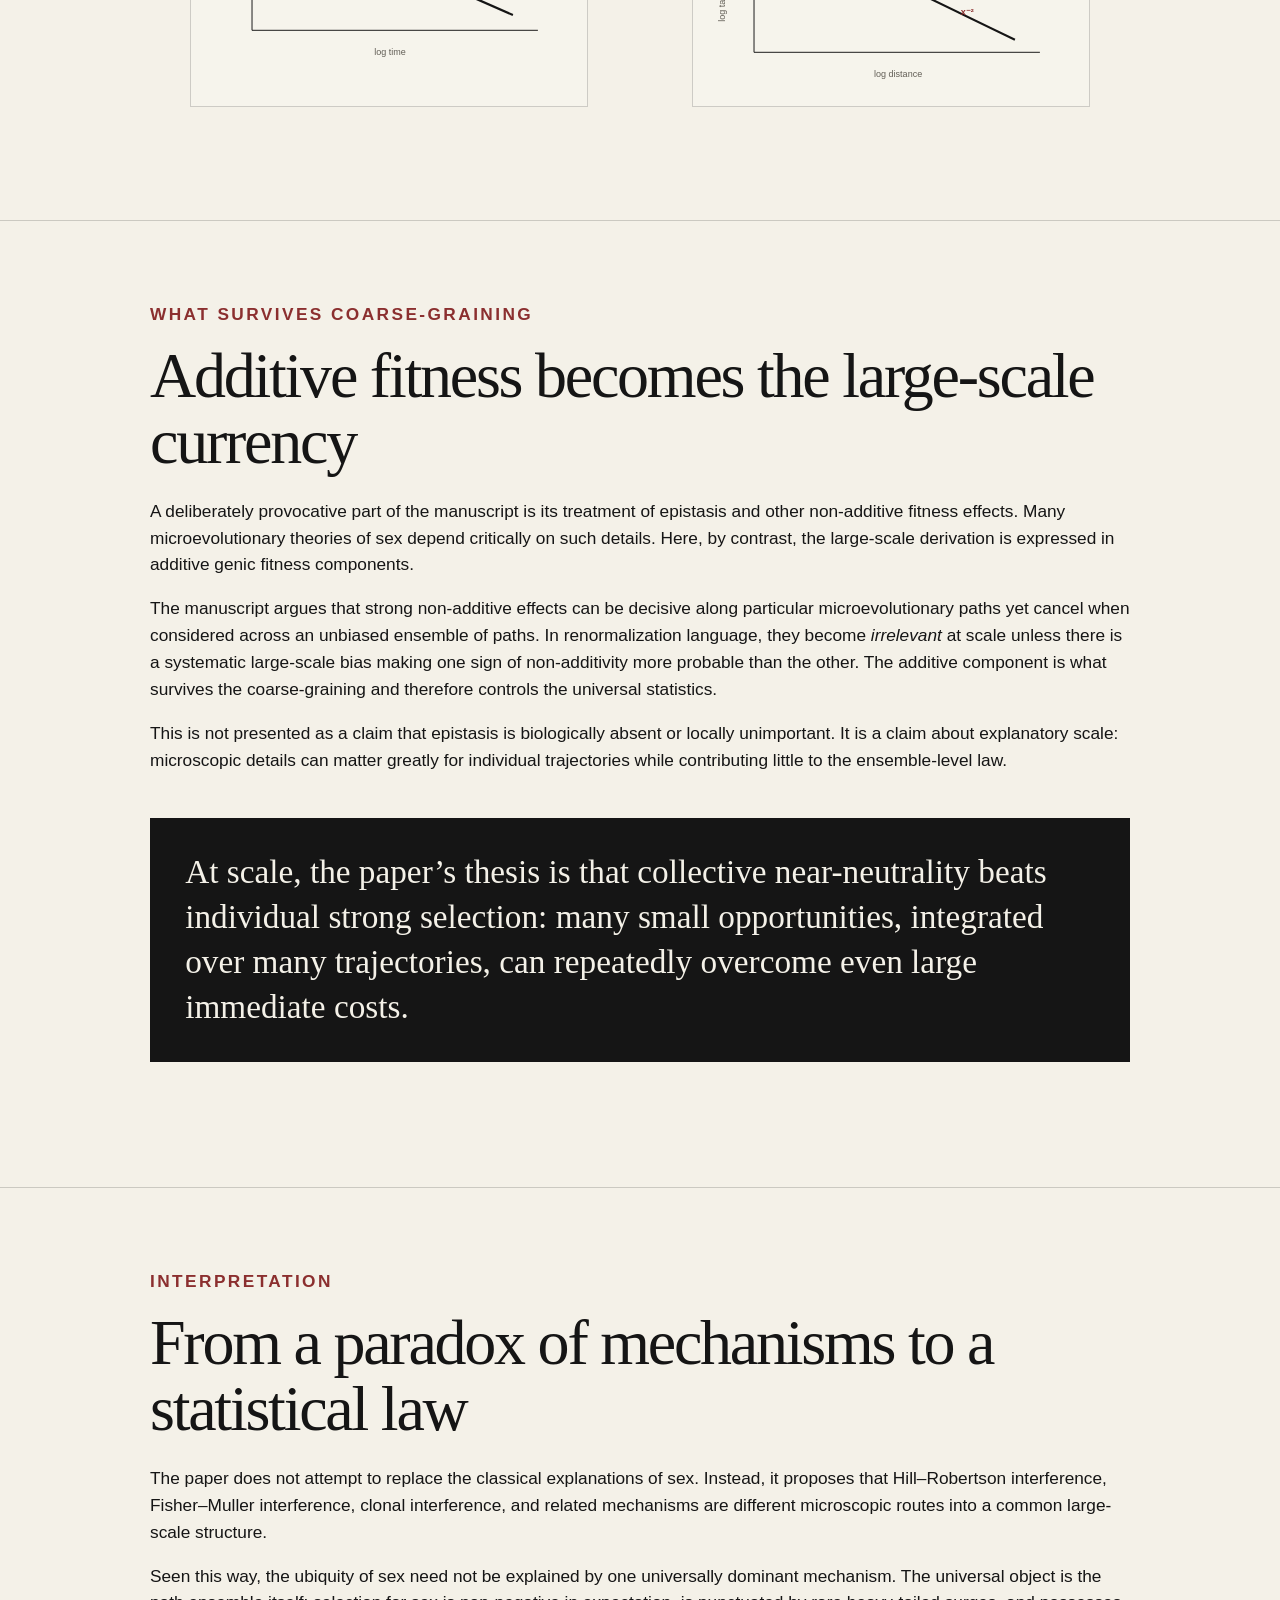
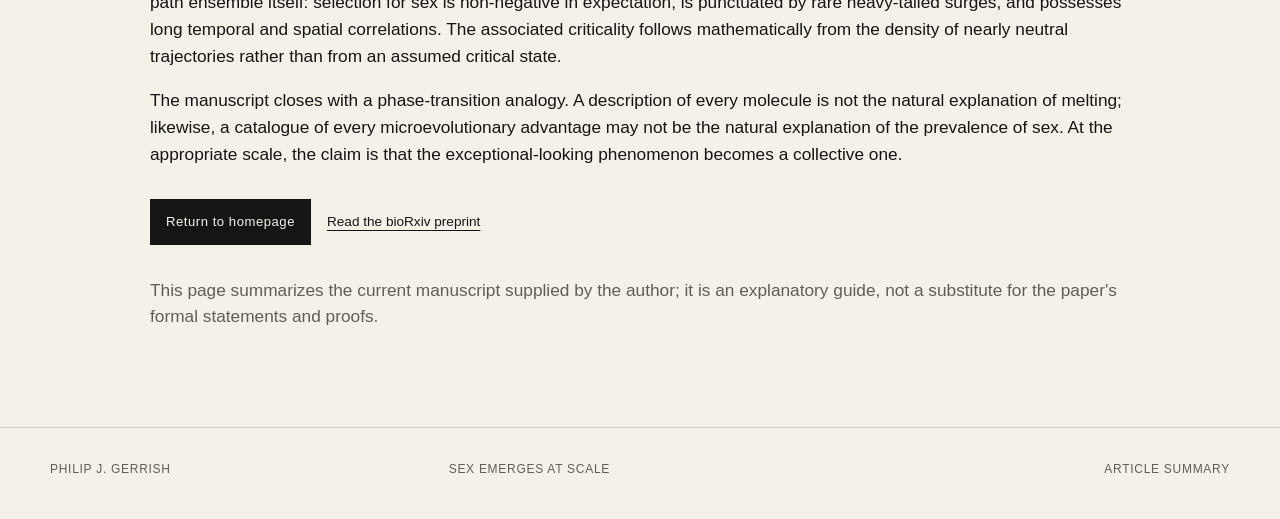
<file: sex-emerges-at-scale.html>
<!doctype html>
<html lang="en">
<head>
  <meta charset="utf-8">
  <meta name="viewport" content="width=device-width, initial-scale=1">
  <meta name="description" content="A detailed summary of Philip J. Gerrish's manuscript Sex emerges at scale.">
  <meta name="author" content="Philip J. Gerrish">
  <title>Sex emerges at scale — Article summary</title>
  <link rel="icon" href="assets/favicon.svg" type="image/svg+xml">
  <link rel="stylesheet" href="style.css">
  <style>
    .article-hero { padding: 6.5rem 0 4.5rem; border-bottom: 1px solid var(--rule); }
    .article-hero-grid { display:grid; grid-template-columns: .78fr 1.22fr; gap: clamp(3rem,7vw,7rem); align-items:end; }
    .article-kicker { max-width: 330px; color: var(--muted); font-size: .96rem; }
    .article-hero h1 { font-size: clamp(4rem, 9vw, 8.2rem); margin-bottom: 1.35rem; }
    .article-deck { font-family: var(--serif); font-size: clamp(1.4rem,2.7vw,2.25rem); line-height:1.32; max-width: 930px; margin:0; }
    .article-actions { display:flex; flex-wrap:wrap; gap:1rem; margin-top:1.8rem; }
    .article-body { max-width: 980px; }
    .article-body p { font-size: 1.08rem; }
    .article-body .lead { font-family: var(--serif); font-size: clamp(1.35rem,2.2vw,1.8rem); line-height:1.45; }
    .article-section { padding: 5rem 0; border-bottom: 1px solid var(--rule); }
    .article-section h2 { font-family:var(--serif); font-size:clamp(2.5rem,5vw,4.8rem); font-weight:400; line-height:1.02; letter-spacing:-.035em; margin-bottom:1.5rem; }
    .article-section h3 { font-family:var(--serif); font-size:clamp(1.65rem,2.8vw,2.45rem); font-weight:400; margin:2.8rem 0 1rem; }
    .theorem-grid { display:grid; grid-template-columns:repeat(3,1fr); border-top:1px solid var(--ink); border-bottom:1px solid var(--ink); margin-top:2.5rem; }
    .theorem-card { padding:1.5rem 1.5rem 1.8rem; border-right:1px solid var(--rule); }
    .theorem-card:last-child { border-right:0; }
    .theorem-no { font-size:.72rem; letter-spacing:.13em; text-transform:uppercase; color:var(--accent); font-weight:700; }
    .theorem-card h3 { margin:.9rem 0 1rem; font-size:1.75rem; }
    .formula { font-family:var(--serif); font-size:1.25rem; padding:1rem 1.2rem; background:var(--paper-2); border-left:3px solid var(--accent); margin:1.3rem 0; overflow-x:auto; }
    .concept-strip { display:grid; grid-template-columns:repeat(4,1fr); gap:1px; background:var(--rule); border:1px solid var(--rule); margin:2.5rem 0; }
    .concept-strip > div { background:var(--paper); padding:1.35rem; }
    .concept-strip strong { display:block; font-family:var(--serif); font-size:1.25rem; margin-bottom:.45rem; font-weight:400; }
    .concept-strip span { color:var(--muted); font-size:.9rem; }
    .plot-grid { display:grid; grid-template-columns:1fr 1fr; gap:1.5rem; margin:2rem 0 1rem; }
    .plot-card { border:1px solid var(--rule); padding:1.1rem 1.1rem .9rem; background:color-mix(in srgb,var(--paper) 82%,white 18%); }
    .plot-card h4 { margin:.2rem 0 .3rem; font-size:.78rem; text-transform:uppercase; letter-spacing:.1em; }
    .plot-card p { margin:.2rem 0 .8rem; color:var(--muted); font-size:.9rem; }
    .plot-card svg { display:block; width:100%; height:auto; }
    .plot-card .axis { stroke:var(--ink); stroke-width:1.4; }
    .plot-card .trend { stroke:var(--ink); stroke-width:3; fill:none; }
    .plot-card .guide { stroke:var(--muted); stroke-width:1.2; stroke-dasharray:5 6; fill:none; }
    .plot-card text { font: 13px var(--sans); fill:var(--muted); }
    .plot-card .accent-text { fill:var(--accent); font-weight:700; }
    .callout { margin:2.8rem 0; padding:2rem 2.2rem; background:var(--ink); color:var(--paper); }
    .callout p { font-family:var(--serif); font-size:clamp(1.45rem,2.6vw,2.1rem); line-height:1.35; margin:0; }
    .fineprint { color:var(--muted); font-size:.92rem; }
    .article-footer-links { display:flex; flex-wrap:wrap; gap:1rem; align-items:center; margin-top:2rem; }
    @media (max-width: 920px) {
      .article-hero-grid, .plot-grid { grid-template-columns:1fr; }
      .theorem-grid { grid-template-columns:1fr; }
      .theorem-card { border-right:0; border-bottom:1px solid var(--rule); }
      .theorem-card:last-child { border-bottom:0; }
      .concept-strip { grid-template-columns:1fr 1fr; }
    }
    @media (max-width: 640px) {
      .article-hero { padding:4rem 0 3rem; }
      .article-section { padding:3.5rem 0; }
      .concept-strip { grid-template-columns:1fr; }
    }
  </style>
</head>
<body>
  <a class="skip-link" href="#main">Skip to content</a>
  <header class="site-header">
    <div class="wrap nav-wrap">
      <a class="wordmark" href="index.html" aria-label="Philip J. Gerrish home">PJG</a>
      <nav aria-label="Primary navigation">
        <a href="index.html#featured-project">Featured</a>
        <a href="index.html#research">Research</a>
        <a href="index.html#work">Selected work</a>
        <a href="cv.html">CV</a>
      </nav>
    </div>
  </header>

  <main id="main">
    <section class="article-hero">
      <div class="wrap article-hero-grid">
        <div>
          <p class="eyebrow">Article summary</p>
          <p class="article-kicker">A guided account of the current manuscript, emphasizing the large-scale argument and the three theorem-level results.</p>
        </div>
        <div>
          <h1>Sex emerges at scale</h1>
          <p class="article-deck">The paper argues that the ubiquity of sex becomes less mysterious when the object of explanation is changed: from individual microevolutionary mechanisms to an ensemble of evolutionary trajectories. At that scale, contingency recedes and a universal statistical pattern appears.</p>
          <div class="article-actions">
            <a class="button" href="https://doi.org/10.1101/2020.08.28.271486">bioRxiv preprint</a>
            <a class="text-link" href="index.html#featured-project">Back to research</a>
          </div>
        </div>
      </div>
    </section>

    <section class="article-section">
      <div class="wrap article-body">
        <p class="eyebrow">The puzzle</p>
        <h2>A large immediate cost, many small delayed gains</h2>
        <p class="lead">Classical accounts of sex begin with an asymmetry. The costs of sex are conspicuous and immediate—genome dilution, mate finding, and the demographic cost of males—while the costs of asexuality arise incrementally through selective interference.</p>
        <p>The manuscript groups the latter into two broad classes. <strong>Within-lineage interference</strong> includes Hill–Robertson interference and lineage contamination: beneficial alleles are less likely to fix, deleterious alleles are more likely to fix, and damaging mutations can accumulate irreversibly. <strong>Across-lineage interference</strong> includes Fisher–Muller interference and clonal interference: favorable alleles arising in different lineages compete because linkage prevents them from being assembled into the same genome.</p>
        <p>Sex breaks linkage and can recover this lost efficiency. But the usual framing asks for a large benefit of sex capable of paying a large cost. The paper instead proposes that the relevant benefit is distributed across evolutionary time and across many interference episodes. The aggregate can be large even when the contribution from any one episode is small.</p>

        <div class="concept-strip">
          <div><strong>Local view</strong><span>One population, one path, one mechanism.</span></div>
          <div><strong>Path ensemble</strong><span>A probability distribution over many possible selective histories.</span></div>
          <div><strong>Scale change</strong><span>Contingent details are averaged over rather than explained one by one.</span></div>
          <div><strong>Universal output</strong><span>Non-negative mean pressure, power-law surges, long correlations.</span></div>
        </div>
      </div>
    </section>

    <section class="article-section">
      <div class="wrap article-body">
        <p class="eyebrow">Core construction</p>
        <h2>Sex potential is a property of a trajectory</h2>
        <p>The central dynamical quantity is <strong>sex potential</strong>, defined as the potential fitness flux created by a selective-interference path. The manuscript adapts the fitness-flux framework of Mustonen and Lässig, but changes the level of description: sex potential is treated as a random variable over an ensemble of paths rather than as a value attached to one realized path.</p>
        <p>Mean fitness is partitioned using an integrated Fisher–Ewens form of the fundamental theorem:</p>
        <div class="formula"><em>L</em>(t) = <em>T</em>(t) − <em>V</em>(t), &nbsp;&nbsp; with &nbsp;&nbsp; <em>V</em>(t) = −2 ∫<sub>0</sub><sup>t</sup> cov(X,Y) du.</div>
        <p>Here <em>T</em>(t) is cumulative variance-driven fitness flux and <em>V</em>(t) is the cumulative fitness flux that would be recovered by freely breaking linkage. Under free genetic exchange, the covariance term vanishes and mean fitness rises as <em>T</em>(t). Thus <em>V</em>(t) measures the cumulative opportunity for sex.</p>
        <p>The asymptotic quantity <em>V</em><sup>*</sup> is the total sex potential of an episode. A dissociation parameter <em>r</em> extends the definition to <em>V</em><sub>r</sub><sup>*</sup>, spanning the range from sex-enabling genes that remain linked to the genome they modify to highly promiscuous modifiers that rapidly move among genomic backgrounds.</p>
        <div class="callout"><p>The key conceptual move is that a genome can be locally well or poorly assembled, but the evolutionary fate of sex is determined by the statistics of many such assembly problems.</p></div>
      </div>
    </section>

    <section class="article-section">
      <div class="wrap">
        <div class="article-body">
          <p class="eyebrow">Three large-scale results</p>
          <h2>The universal pattern</h2>
          <p>The paper’s main claim is not simply that sex can be advantageous. It is that, under broad conditions, the <em>distribution</em> of selection for sex acquires a characteristic structure.</p>
        </div>

        <div class="theorem-grid">
          <article class="theorem-card">
            <div class="theorem-no">Theorem 1</div>
            <h3>Non-negative in expectation</h3>
            <p>The expected sex potential satisfies ⟨V<sub>r</sub><sup>*</sup>⟩ ≥ 0 for every dissociation rate <em>r</em>.</p>
            <p class="fineprint">Matched combinations are removed quickly by selection; mismatched combinations persist longer and therefore contribute more strongly to the time-integrated covariance.</p>
          </article>
          <article class="theorem-card">
            <div class="theorem-no">Theorem 2</div>
            <h3>Heavy-tailed surges</h3>
            <p>For most realistic conditions, P(V<sub>r</sub><sup>*</sup> &gt; v) ∼ v<sup>−1</sup>.</p>
            <p class="fineprint">Large episodes arise near cancellation of total fitness differences, where selective relaxation is slow and the integrated opportunity for recombination becomes large.</p>
          </article>
          <article class="theorem-card">
            <div class="theorem-no">Theorem 3</div>
            <h3>Long correlations</h3>
            <p>In the sex-enforcing limit, P(T &gt; t) ∼ t<sup>−1</sup> and P(X &gt; x) ∼ x<sup>−2</sup>.</p>
            <p class="fineprint">The same near-neutral episodes that create large sex potential also generate long-lived and spatially extended domains of selection for sex.</p>
          </article>
        </div>

        <div class="plot-grid wrap" style="width:min(calc(100% - 48px),1180px); margin-top:2.5rem;">
          <figure class="plot-card">
            <h4>Heavy tail of sex potential</h4>
            <p>Schematic log–log CCDF. The manuscript predicts the generic universality class α = 1.</p>
            <svg viewBox="0 0 520 320" role="img" aria-label="Log-log plot with a straight descending line of slope minus one">
              <line class="axis" x1="62" y1="264" x2="474" y2="264"/>
              <line class="axis" x1="62" y1="264" x2="62" y2="42"/>
              <path class="trend" d="M92 72 L440 238"/>
              <path class="guide" d="M270 138 L390 196"/>
              <text x="378" y="180" class="accent-text">slope −1</text>
              <text x="214" y="300">log sex potential, v</text>
              <text transform="translate(20 212) rotate(-90)">log P(V* &gt; v)</text>
              <text x="91" y="58">many modest episodes</text>
              <text x="336" y="248">rare large surges</text>
            </svg>
          </figure>
          <figure class="plot-card">
            <h4>Near-neutrality amplifies opportunity</h4>
            <p>As the total-fitness gap S = |ΔX + ΔY| approaches zero, the kernel grows approximately as 1/S.</p>
            <svg viewBox="0 0 520 320" role="img" aria-label="Curve showing sex potential rising sharply as the fitness gap approaches zero">
              <line class="axis" x1="62" y1="264" x2="474" y2="264"/>
              <line class="axis" x1="62" y1="264" x2="62" y2="42"/>
              <path class="trend" d="M80 52 C94 82, 112 125, 150 170 C208 223, 306 247, 454 256"/>
              <path class="guide" d="M104 62 L104 258"/>
              <text x="114" y="76" class="accent-text">near-critical regime</text>
              <text x="215" y="300">fitness gap, S</text>
              <text transform="translate(20 212) rotate(-90)">sex potential</text>
            </svg>
          </figure>
        </div>
      </div>
    </section>

    <section class="article-section">
      <div class="wrap article-body">
        <p class="eyebrow">Why the tail appears</p>
        <h2>Criticality is derived, not assumed</h2>
        <p>For two genic fitness differences ΔX and ΔY, define the total-fitness gap <em>U</em> = ΔX + ΔY and its magnitude <em>S</em> = |U|. Near <em>U</em> = 0, the two competing genomes are nearly neutral in total fitness even though their component fitnesses can differ substantially.</p>
        <p>That near-cancellation slows the selective episode. In the manuscript’s kernel representation, the sex potential behaves asymptotically like a constant times W²/|U|. If the density of evolutionary paths remains non-zero near U = 0, the probability of landing very close to that cancellation surface is proportional to its width. Combining those two facts produces the inverse tail P(V &gt; v) ∼ 1/v.</p>
        <p>The same small relaxation rate generates long temporal and spatial scales. With no dissociation, the temporal correlation length is proportional to 1/S and the spatial correlation length to 1/√S. Hence the corresponding tail laws t<sup>−1</sup> and x<sup>−2</sup>. Positive dissociation rate <em>r</em> imposes finite cutoffs: T ≤ 1/r and X ≤ √(D/r).</p>

        <div class="plot-grid">
          <figure class="plot-card">
            <h4>Temporal correlations</h4>
            <p>Sex-favoring episodes can persist for very long times.</p>
            <svg viewBox="0 0 520 300" role="img" aria-label="Log-log temporal tail of slope minus one">
              <line class="axis" x1="62" y1="244" x2="474" y2="244"/>
              <line class="axis" x1="62" y1="244" x2="62" y2="42"/>
              <path class="trend" d="M92 70 L438 222"/>
              <text x="360" y="192" class="accent-text">t⁻¹</text>
              <text x="238" y="280">log time</text>
              <text transform="translate(20 200) rotate(-90)">log tail probability</text>
            </svg>
          </figure>
          <figure class="plot-card">
            <h4>Spatial correlations</h4>
            <p>Local dispersal converts long relaxation times into scale-free spatial domains.</p>
            <svg viewBox="0 0 520 300" role="img" aria-label="Log-log spatial tail of slope minus two">
              <line class="axis" x1="62" y1="244" x2="474" y2="244"/>
              <line class="axis" x1="62" y1="244" x2="62" y2="42"/>
              <path class="trend" d="M92 58 L438 226"/>
              <text x="360" y="190" class="accent-text">x⁻²</text>
              <text x="235" y="280">log distance</text>
              <text transform="translate(20 200) rotate(-90)">log tail probability</text>
            </svg>
          </figure>
        </div>
      </div>
    </section>

    <section class="article-section">
      <div class="wrap article-body">
        <p class="eyebrow">What survives coarse-graining</p>
        <h2>Additive fitness becomes the large-scale currency</h2>
        <p>A deliberately provocative part of the manuscript is its treatment of epistasis and other non-additive fitness effects. Many microevolutionary theories of sex depend critically on such details. Here, by contrast, the large-scale derivation is expressed in additive genic fitness components.</p>
        <p>The manuscript argues that strong non-additive effects can be decisive along particular microevolutionary paths yet cancel when considered across an unbiased ensemble of paths. In renormalization language, they become <em>irrelevant</em> at scale unless there is a systematic large-scale bias making one sign of non-additivity more probable than the other. The additive component is what survives the coarse-graining and therefore controls the universal statistics.</p>
        <p>This is not presented as a claim that epistasis is biologically absent or locally unimportant. It is a claim about explanatory scale: microscopic details can matter greatly for individual trajectories while contributing little to the ensemble-level law.</p>
        <div class="callout"><p>At scale, the paper’s thesis is that collective near-neutrality beats individual strong selection: many small opportunities, integrated over many trajectories, can repeatedly overcome even large immediate costs.</p></div>
      </div>
    </section>

    <section class="article-section">
      <div class="wrap article-body">
        <p class="eyebrow">Interpretation</p>
        <h2>From a paradox of mechanisms to a statistical law</h2>
        <p>The paper does not attempt to replace the classical explanations of sex. Instead, it proposes that Hill–Robertson interference, Fisher–Muller interference, clonal interference, and related mechanisms are different microscopic routes into a common large-scale structure.</p>
        <p>Seen this way, the ubiquity of sex need not be explained by one universally dominant mechanism. The universal object is the path ensemble itself: selection for sex is non-negative in expectation, is punctuated by rare heavy-tailed surges, and possesses long temporal and spatial correlations. The associated criticality follows mathematically from the density of nearly neutral trajectories rather than from an assumed critical state.</p>
        <p>The manuscript closes with a phase-transition analogy. A description of every molecule is not the natural explanation of melting; likewise, a catalogue of every microevolutionary advantage may not be the natural explanation of the prevalence of sex. At the appropriate scale, the claim is that the exceptional-looking phenomenon becomes a collective one.</p>
        <div class="article-footer-links">
          <a class="button" href="index.html">Return to homepage</a>
          <a class="text-link" href="https://doi.org/10.1101/2020.08.28.271486">Read the bioRxiv preprint</a>
        </div>
        <p class="fineprint" style="margin-top:2rem;">This page summarizes the current manuscript supplied by the author; it is an explanatory guide, not a substitute for the paper's formal statements and proofs.</p>
      </div>
    </section>
  </main>

  <footer class="site-footer">
    <div class="wrap footer-grid">
      <p>Philip J. Gerrish</p>
      <p>Sex emerges at scale</p>
      <p class="footer-meta">Article summary</p>
    </div>
  </footer>
</body>
</html>
</file>
<file: style.css>
:root {
  --paper: #f4f1e8;
  --paper-2: #ece7dc;
  --ink: #151515;
  --muted: #625e56;
  --rule: rgba(21, 21, 21, 0.18);
  --accent: #8b2f2f;
  --max: 1180px;
  --serif: Georgia, 'Times New Roman', serif;
  --sans: Arial, Helvetica, sans-serif;
}

* { box-sizing: border-box; }
html { scroll-behavior: smooth; }
body {
  margin: 0;
  background: var(--paper);
  color: var(--ink);
  font-family: var(--sans);
  font-size: 17px;
  line-height: 1.55;
  text-rendering: optimizeLegibility;
}

a { color: inherit; }
a:focus-visible,
button:focus-visible { outline: 3px solid var(--accent); outline-offset: 3px; }

.skip-link {
  position: absolute;
  left: -9999px;
  top: 0;
  background: var(--ink);
  color: white;
  padding: .7rem 1rem;
  z-index: 100;
}
.skip-link:focus { left: 1rem; top: 1rem; }

.wrap {
  width: min(calc(100% - 48px), var(--max));
  margin-inline: auto;
}

.site-header {
  position: sticky;
  top: 0;
  z-index: 20;
  background: color-mix(in srgb, var(--paper) 92%, transparent);
  border-bottom: 1px solid var(--rule);
  backdrop-filter: blur(12px);
}

.nav-wrap {
  min-height: 74px;
  display: flex;
  align-items: center;
  justify-content: space-between;
  gap: 2rem;
}

.wordmark {
  display: inline-grid;
  place-items: center;
  width: 42px;
  height: 42px;
  border: 1px solid var(--ink);
  text-decoration: none;
  font-size: .76rem;
  letter-spacing: .08em;
  font-weight: 700;
}

nav { display: flex; gap: 1.45rem; flex-wrap: wrap; }
nav a {
  text-decoration: none;
  font-size: .82rem;
  letter-spacing: .06em;
  text-transform: uppercase;
}
nav a:hover { text-decoration: underline; text-underline-offset: 5px; }

.hero { padding: 6rem 0 5rem; border-bottom: 1px solid var(--rule); }
.hero-grid {
  display: grid;
  grid-template-columns: 1.08fr .92fr;
  gap: clamp(3rem, 7vw, 7rem);
  align-items: center;
}


.hero-grid { position: relative; }
.hero-copy,
.hero-figure {
  position: relative;
  z-index: 2;
}
.hero-sketch {
  position: absolute;
  right: 1rem;
  top: 50%;
  transform: translateY(-50%);
  width: min(71vw, 946px);
  aspect-ratio: 4 / 3;
  background-image: url('phil-sketch-homepage.webp');
  background-size: cover;
  background-position: center;
  opacity: .18;
  filter: grayscale(1) contrast(1.05);
  mix-blend-mode: multiply;
  pointer-events: none;
  z-index: 1;
  border-radius: 999px;
  -webkit-mask-image: radial-gradient(ellipse at center, rgba(0,0,0,1) 48%, rgba(0,0,0,.88) 58%, rgba(0,0,0,.36) 72%, transparent 84%);
  mask-image: radial-gradient(ellipse at center, rgba(0,0,0,1) 48%, rgba(0,0,0,.88) 58%, rgba(0,0,0,.36) 72%, transparent 84%);
}

.eyebrow {
  margin: 0 0 1rem;
  font-size: .72rem;
  font-weight: 700;
  letter-spacing: .14em;
  text-transform: uppercase;
  color: var(--accent);
}

h1, h2, h3 { margin-top: 0; }
h1 {
  font-family: var(--serif);
  font-size: clamp(3.7rem, 8vw, 7.6rem);
  font-weight: 400;
  line-height: .92;
  letter-spacing: -.055em;
  margin-bottom: 2rem;
}

.lede {
  max-width: 720px;
  font-family: var(--serif);
  font-size: clamp(1.35rem, 2.6vw, 2.08rem);
  line-height: 1.35;
  letter-spacing: -.015em;
  margin-bottom: 2rem;
}

.hero-links { display: flex; gap: 1.15rem; align-items: center; flex-wrap: wrap; }
.button {
  display: inline-block;
  background: var(--ink);
  color: var(--paper);
  padding: .78rem 1rem;
  text-decoration: none;
  font-size: .82rem;
  letter-spacing: .04em;
}
.button:hover { background: var(--accent); }
.text-link {
  font-size: .85rem;
  text-underline-offset: 4px;
  text-decoration-thickness: 1px;
}

.hero-figure {
  border-left: 1px solid var(--rule);
  padding-left: clamp(1.5rem, 4vw, 3rem);
}
.hero-figure svg { width: 100%; height: auto; display: block; }
.hero-figure text { font: 600 16px var(--sans); fill: var(--ink); letter-spacing: .01em; }
.hero-figure .small { font-size: 13px; font-weight: 400; fill: var(--muted); }
.hero-figure path,
.hero-figure line,
.hero-figure circle {
  fill: none;
  stroke: var(--ink);
  stroke-width: 2;
  vector-effect: non-scaling-stroke;
}
.hero-figure circle { fill: var(--paper); }
.hero-figure .dash { stroke-dasharray: 5 6; stroke-width: 1.4; }
.hero-figure .gridlines line { stroke: var(--rule); stroke-width: 1; }

.section { padding: 6rem 0; border-bottom: 1px solid var(--rule); }
.section-heading { margin-bottom: 3.2rem; max-width: 900px; }
.section-heading h2,
.principle-grid h2,
.about-grid h2,
.contact-grid h2 {
  font-family: var(--serif);
  font-size: clamp(2.2rem, 4.7vw, 4.5rem);
  font-weight: 400;
  line-height: 1.02;
  letter-spacing: -.035em;
  margin-bottom: 0;
}

.research-grid {
  display: grid;
  grid-template-columns: repeat(3, 1fr);
  border-top: 1px solid var(--ink);
  border-bottom: 1px solid var(--ink);
}
.research-card {
  min-height: 430px;
  padding: 1.7rem 1.7rem 2rem;
  border-right: 1px solid var(--rule);
  display: flex;
  flex-direction: column;
}
.research-card:last-child { border-right: 0; }
.research-card h3 {
  font-family: var(--serif);
  font-size: 2rem;
  font-weight: 400;
  line-height: 1.05;
  letter-spacing: -.025em;
  margin: 1.6rem 0 1.25rem;
}
.card-index { font-size: .75rem; color: var(--muted); letter-spacing: .12em; }
.card-note { margin-top: auto; color: var(--muted); font-size: .92rem; }
.research-card.featured { background: var(--paper-2); }

.principle-section { background: var(--ink); color: var(--paper); }
.principle-section .eyebrow { color: #d99090; }
.principle-grid {
  display: grid;
  grid-template-columns: .82fr 1.18fr;
  gap: 5rem;
  align-items: start;
}
blockquote {
  margin: 0;
  font-family: var(--serif);
  font-size: clamp(1.7rem, 3.5vw, 3.3rem);
  line-height: 1.18;
  font-weight: 400;
}

.split-heading {
  max-width: none;
  display: flex;
  justify-content: space-between;
  gap: 3rem;
  align-items: end;
}
.heading-note { color: var(--muted); max-width: 320px; margin: 0; }

.pub-list { border-top: 1px solid var(--ink); }
.pub-item {
  display: grid;
  grid-template-columns: 120px 1fr;
  gap: 2rem;
  padding: 2rem 0 2.2rem;
  border-bottom: 1px solid var(--rule);
}
.pub-year { font-size: .82rem; letter-spacing: .08em; color: var(--muted); }
.pub-item h3 {
  font-family: var(--serif);
  font-size: clamp(1.45rem, 2.2vw, 2rem);
  font-weight: 400;
  line-height: 1.2;
  margin-bottom: .7rem;
}
.pub-item p { margin: 0 0 .8rem; max-width: 850px; }
.pub-item a { font-size: .82rem; text-transform: uppercase; letter-spacing: .08em; text-underline-offset: 4px; }
.inline-links { display: flex; gap: 1rem; }

.about-grid,
.contact-grid {
  display: grid;
  grid-template-columns: .78fr 1.22fr;
  gap: 5rem;
  align-items: start;
}
.about-copy { font-family: var(--serif); font-size: 1.25rem; }
.about-copy p:first-child { margin-top: 0; }
.affiliations {
  margin: 2.5rem 0 0;
  padding-top: 1.6rem;
  border-top: 1px solid var(--rule);
  font-family: var(--sans);
  font-size: .95rem;
}
.affiliations div { margin-bottom: 1rem; }
.affiliations dt { font-weight: 700; }
.affiliations dd { margin: .15rem 0 0; color: var(--muted); }

.contact-section { background: var(--paper-2); }
.contact-links {
  display: grid;
  gap: .85rem;
  font-family: var(--serif);
  font-size: clamp(1.35rem, 3vw, 2.2rem);
}
.contact-links a { width: fit-content; text-decoration-thickness: 1px; text-underline-offset: 6px; }

.site-footer { padding: 2rem 0 2.5rem; }
.footer-grid {
  display: grid;
  grid-template-columns: 1fr 1fr 1fr;
  gap: 1rem;
  font-size: .75rem;
  letter-spacing: .06em;
  text-transform: uppercase;
  color: var(--muted);
}
.footer-grid p { margin: 0; }
.footer-meta { text-align: right; }



.feature-section {
  background: linear-gradient(to bottom, color-mix(in srgb, var(--paper-2) 58%, var(--paper) 42%), var(--paper));
}
.feature-grid {
  display: grid;
  grid-template-columns: 1.02fr .98fr;
  gap: clamp(2.5rem, 5vw, 5rem);
  align-items: center;
}
.feature-copy h2 {
  font-family: var(--serif);
  font-size: clamp(2.6rem, 5.5vw, 5.2rem);
  font-weight: 400;
  line-height: .98;
  letter-spacing: -.04em;
  margin-bottom: 1.3rem;
}
.feature-lede {
  font-family: var(--serif);
  font-size: clamp(1.18rem, 2.1vw, 1.7rem);
  line-height: 1.42;
  margin-bottom: 1.2rem;
}
.feature-links {
  display: flex;
  flex-wrap: wrap;
  gap: 1rem;
  align-items: center;
  margin: 1.8rem 0 1.4rem;
}
.feature-points {
  margin: 1.2rem 0 0;
  padding-left: 1.2rem;
}
.feature-points li { margin-bottom: .8rem; }
.feature-figure {
  margin: 0;
  padding: 1.25rem;
  border: 1px solid var(--rule);
  background: color-mix(in srgb, var(--paper) 78%, white 22%);
}
.feature-figure svg {
  display: block;
  width: 100%;
  height: auto;
}
.feature-figure figcaption {
  margin-top: .9rem;
  font-size: .92rem;
  color: var(--muted);
}
.feature-figure .frame {
  fill: none;
  stroke: var(--rule);
  stroke-width: 1.4;
}
.feature-figure text {
  font: 600 18px var(--sans);
  fill: var(--ink);
  letter-spacing: .01em;
}
.feature-figure .small {
  font-size: 13px;
  font-weight: 400;
  fill: var(--muted);
}
.feature-figure line,
.feature-figure path,
.feature-figure circle {
  fill: none;
  stroke: var(--ink);
  stroke-width: 2;
  vector-effect: non-scaling-stroke;
}
.feature-figure circle { fill: var(--paper); }
.feature-figure .dash { stroke-dasharray: 5 6; stroke-width: 1.45; }
.feature-figure .light { stroke-width: 1.25; stroke-dasharray: 3 7; }
.feature-figure .feature-axis line { stroke: var(--rule); stroke-width: 1; }

@media (max-width: 920px) {
  .feature-grid { grid-template-columns: 1fr; }
}

@media (max-width: 920px) {
  .hero-sketch {
    width: min(107vw, 676px);
    right: -1rem;
    top: 38%;
    opacity: .12;
  }
}

@media (max-width: 920px) {
  .hero-grid,
  .principle-grid,
  .about-grid,
  .contact-grid { grid-template-columns: 1fr; gap: 3rem; }
  .hero-figure { border-left: 0; border-top: 1px solid var(--rule); padding: 2rem 0 0; }
  .research-grid { grid-template-columns: 1fr; }
  .research-card { min-height: auto; border-right: 0; border-bottom: 1px solid var(--rule); }
  .research-card:last-child { border-bottom: 0; }
  .split-heading { display: block; }
  .heading-note { margin-top: 1rem; }
}

@media (max-width: 640px) {
  .hero-sketch {
    display: none;
  }
  .wrap { width: min(calc(100% - 30px), var(--max)); }
  .site-header { position: static; }
  .nav-wrap { align-items: flex-start; padding: 1rem 0; }
  nav { justify-content: flex-end; gap: .65rem 1rem; }
  nav a { font-size: .68rem; }
  .hero { padding: 4rem 0 3.5rem; }
  .section { padding: 4rem 0; }
  .pub-item { grid-template-columns: 1fr; gap: .7rem; }
  .footer-grid { grid-template-columns: 1fr; }
  .footer-meta { text-align: left; }
}

@media (prefers-reduced-motion: reduce) {
  html { scroll-behavior: auto; }
}
</file>
